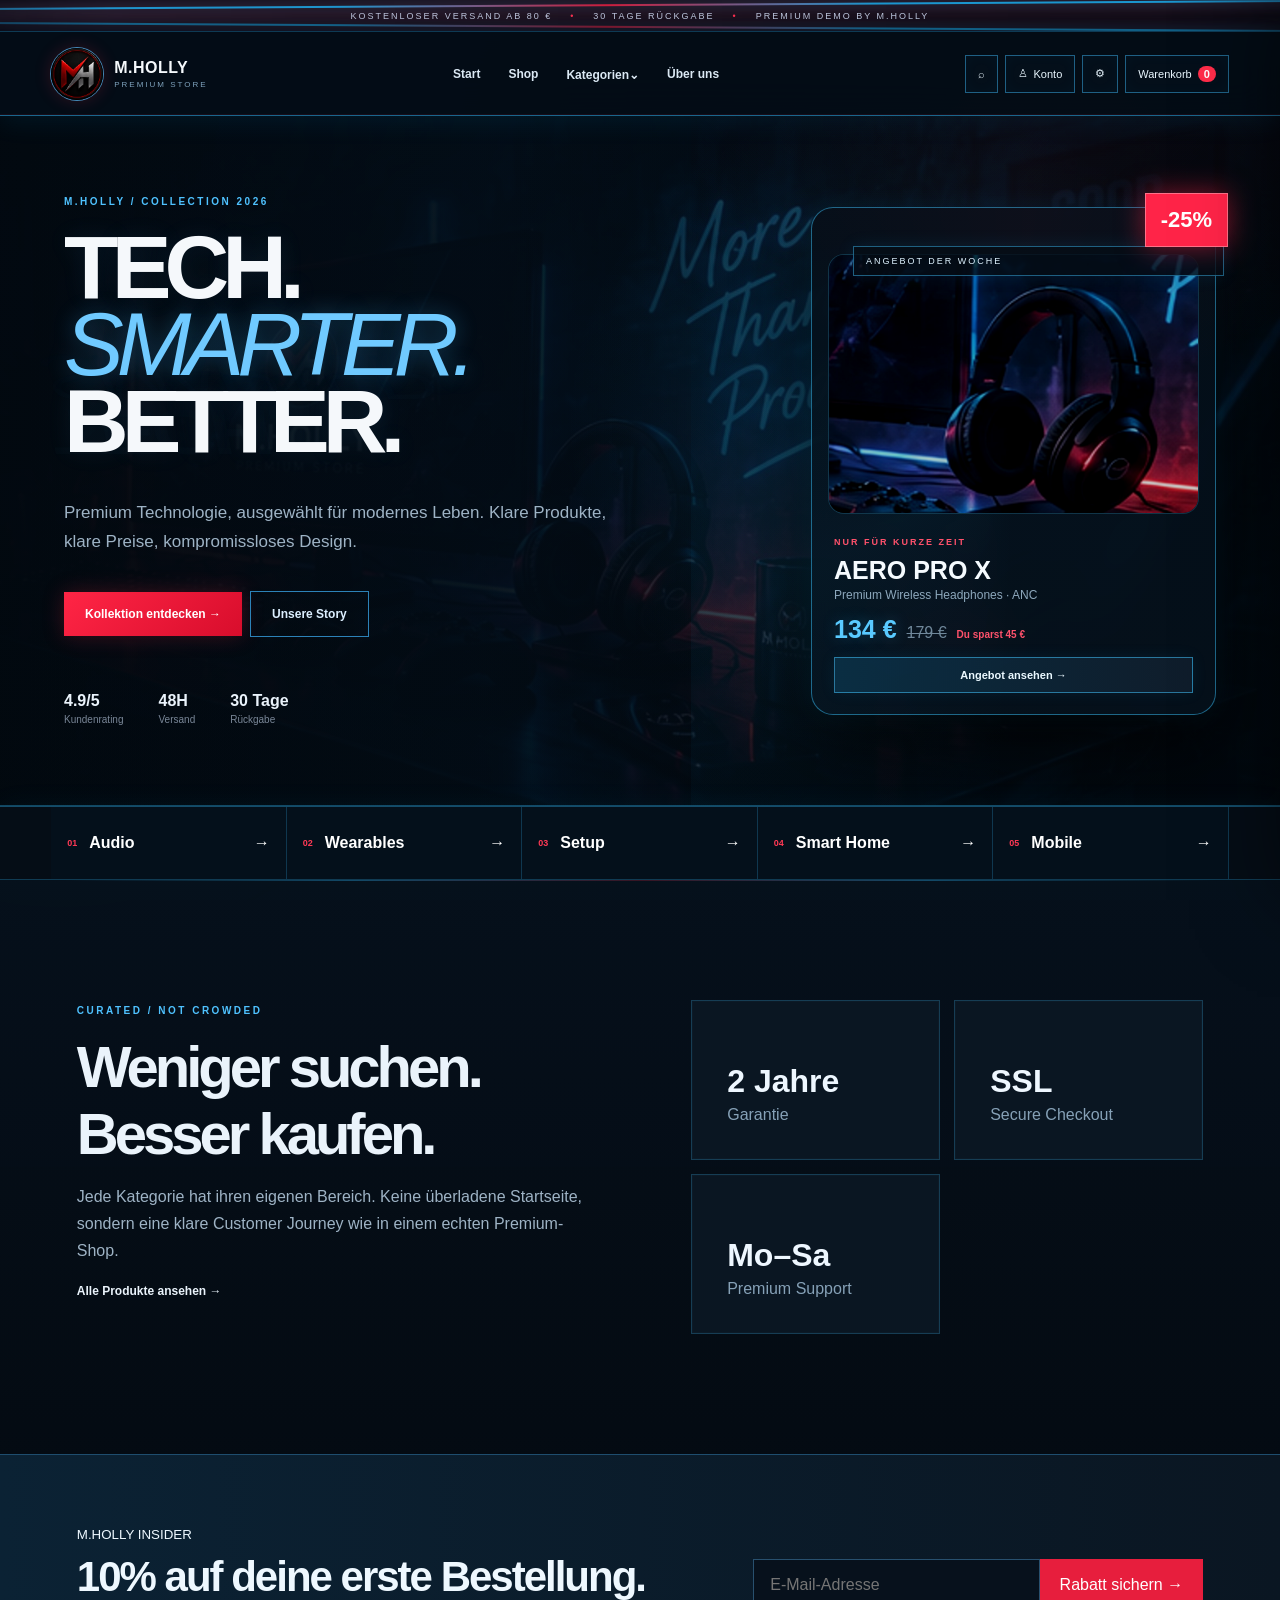
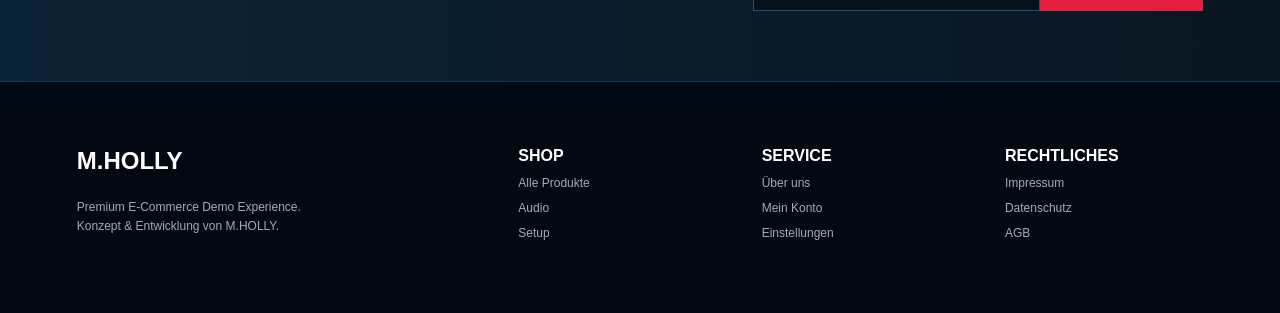
<file: index.html>
<!doctype html><html lang="de"><head><meta charset="utf-8"><meta name="viewport" content="width=device-width,initial-scale=1"><title>Start | M.HOLLY Store</title><meta name="description" content="Premium Demo Onlineshop von M.HOLLY"><link rel="stylesheet" href="styles.css"></head><body><div class="topbar">KOSTENLOSER VERSAND AB 80 € <span>•</span> 30 TAGE RÜCKGABE <span>•</span> PREMIUM DEMO BY M.HOLLY</div><header><a class="brand" href="index.html"><img class="brand-logo" src="assets/mholly-logo.png" alt="M.HOLLY Logo"><span><b>M.HOLLY</b><small>PREMIUM STORE</small></span></a><nav><a href="index.html">Start</a><a href="shop.html">Shop</a><div class="drop"><button>Kategorien⌄</button><div><a href="category.html?cat=Audio">Audio</a><a href="category.html?cat=Wearables">Wearables</a><a href="category.html?cat=Setup">Setup</a><a href="category.html?cat=Smart%20Home">Smart Home</a><a href="category.html?cat=Mobile">Mobile</a></div></div><a href="about.html">Über uns</a></nav><div class="tools"><button data-search aria-label="Suche">⌕</button><a href="account.html" aria-label="Konto">♙ <span>Konto</span></a><a href="settings.html" aria-label="Einstellungen">⚙</a><button data-cart>Warenkorb <b data-count>0</b></button></div><button class="hamb">☰</button></header><main><section class="hero"><div class="hero-copy"><div class="kicker">M.HOLLY / COLLECTION 2026</div><div class="hero-title-wrap"><h1>TECH.<br><em>SMARTER.</em><br>BETTER.</h1><div class="hero-title-shadow" aria-hidden="true">TECH.<br><em>SMARTER.</em><br>BETTER.</div></div><p>Premium Technologie, ausgewählt für modernes Leben. Klare Produkte, klare Preise, kompromissloses Design.</p><div><a class="btn" href="shop.html">Kollektion entdecken →</a><a class="ghost" href="about.html">Unsere Story</a></div><div class="hero-stats"><span><b>4.9/5</b><small>Kundenrating</small></span><span><b>48H</b><small>Versand</small></span><span><b>30 Tage</b><small>Rückgabe</small></span></div></div><div class="hero-product promo-card"><div class="sale-badge">-25%</div><div class="glass-label">ANGEBOT DER WOCHE</div><img src="assets/aero-real.jpg" alt="Aero Pro X Kopfhörer"><div class="promo-copy"><small>NUR FÜR KURZE ZEIT</small><h2>AERO PRO X</h2><p>Premium Wireless Headphones · ANC</p><div class="promo-price"><strong>134 €</strong><del>179 €</del><span>Du sparst 45 €</span></div><a class="promo-btn" href="category.html?cat=Audio">Angebot ansehen →</a></div></div></section><section class="catstrip"><a href="category.html?cat=Audio"><b>01</b><span>Audio</span>→</a><a href="category.html?cat=Wearables"><b>02</b><span>Wearables</span>→</a><a href="category.html?cat=Setup"><b>03</b><span>Setup</span>→</a><a href="category.html?cat=Smart%20Home"><b>04</b><span>Smart Home</span>→</a><a href="category.html?cat=Mobile"><b>05</b><span>Mobile</span>→</a></section><section class="home-feature"><div><small>CURATED / NOT CROWDED</small><h2>Weniger suchen.<br>Besser kaufen.</h2><p>Jede Kategorie hat ihren eigenen Bereich. Keine überladene Startseite, sondern eine klare Customer Journey wie in einem echten Premium-Shop.</p><a class="textlink" href="shop.html">Alle Produkte ansehen →</a></div><div class="feature-cards"><article><b>2 Jahre</b><span>Garantie</span></article><article><b>SSL</b><span>Secure Checkout</span></article><article><b>Mo–Sa</b><span>Premium Support</span></article></div></section></main><section class="newsletter"><div><small>M.HOLLY INSIDER</small><h2>10% auf deine erste Bestellung.</h2></div><form data-news><input type="email" required placeholder="E-Mail-Adresse"><button>Rabatt sichern →</button></form></section><footer><div class="footbrand"><b>M.HOLLY</b><p>Premium E-Commerce Demo Experience.<br>Konzept & Entwicklung von M.HOLLY.</p></div><div><b>SHOP</b><a href="shop.html">Alle Produkte</a><a href="category.html?cat=Audio">Audio</a><a href="category.html?cat=Setup">Setup</a></div><div><b>SERVICE</b><a href="about.html">Über uns</a><a href="account.html">Mein Konto</a><a href="settings.html">Einstellungen</a></div><div><b>RECHTLICHES</b><a href="#">Impressum</a><a href="#">Datenschutz</a><a href="#">AGB</a></div></footer><div class="shade" data-shade></div><aside class="cart" data-drawer><div class="drawer-head"><h2>Warenkorb</h2><button data-close>×</button></div><div data-cart-items></div><div class="cart-bottom"><div><span>Gesamt</span><strong data-total>0 €</strong></div><button class="btn wide" data-checkout>Zur Kasse →</button><small>Demo-Shop – keine echte Zahlung.</small></div></aside><div class="modal" data-modal><button data-modal-close>×</button><div data-modal-body></div></div><script src="products.js"></script><script src="script.js"></script></body></html>
</file>
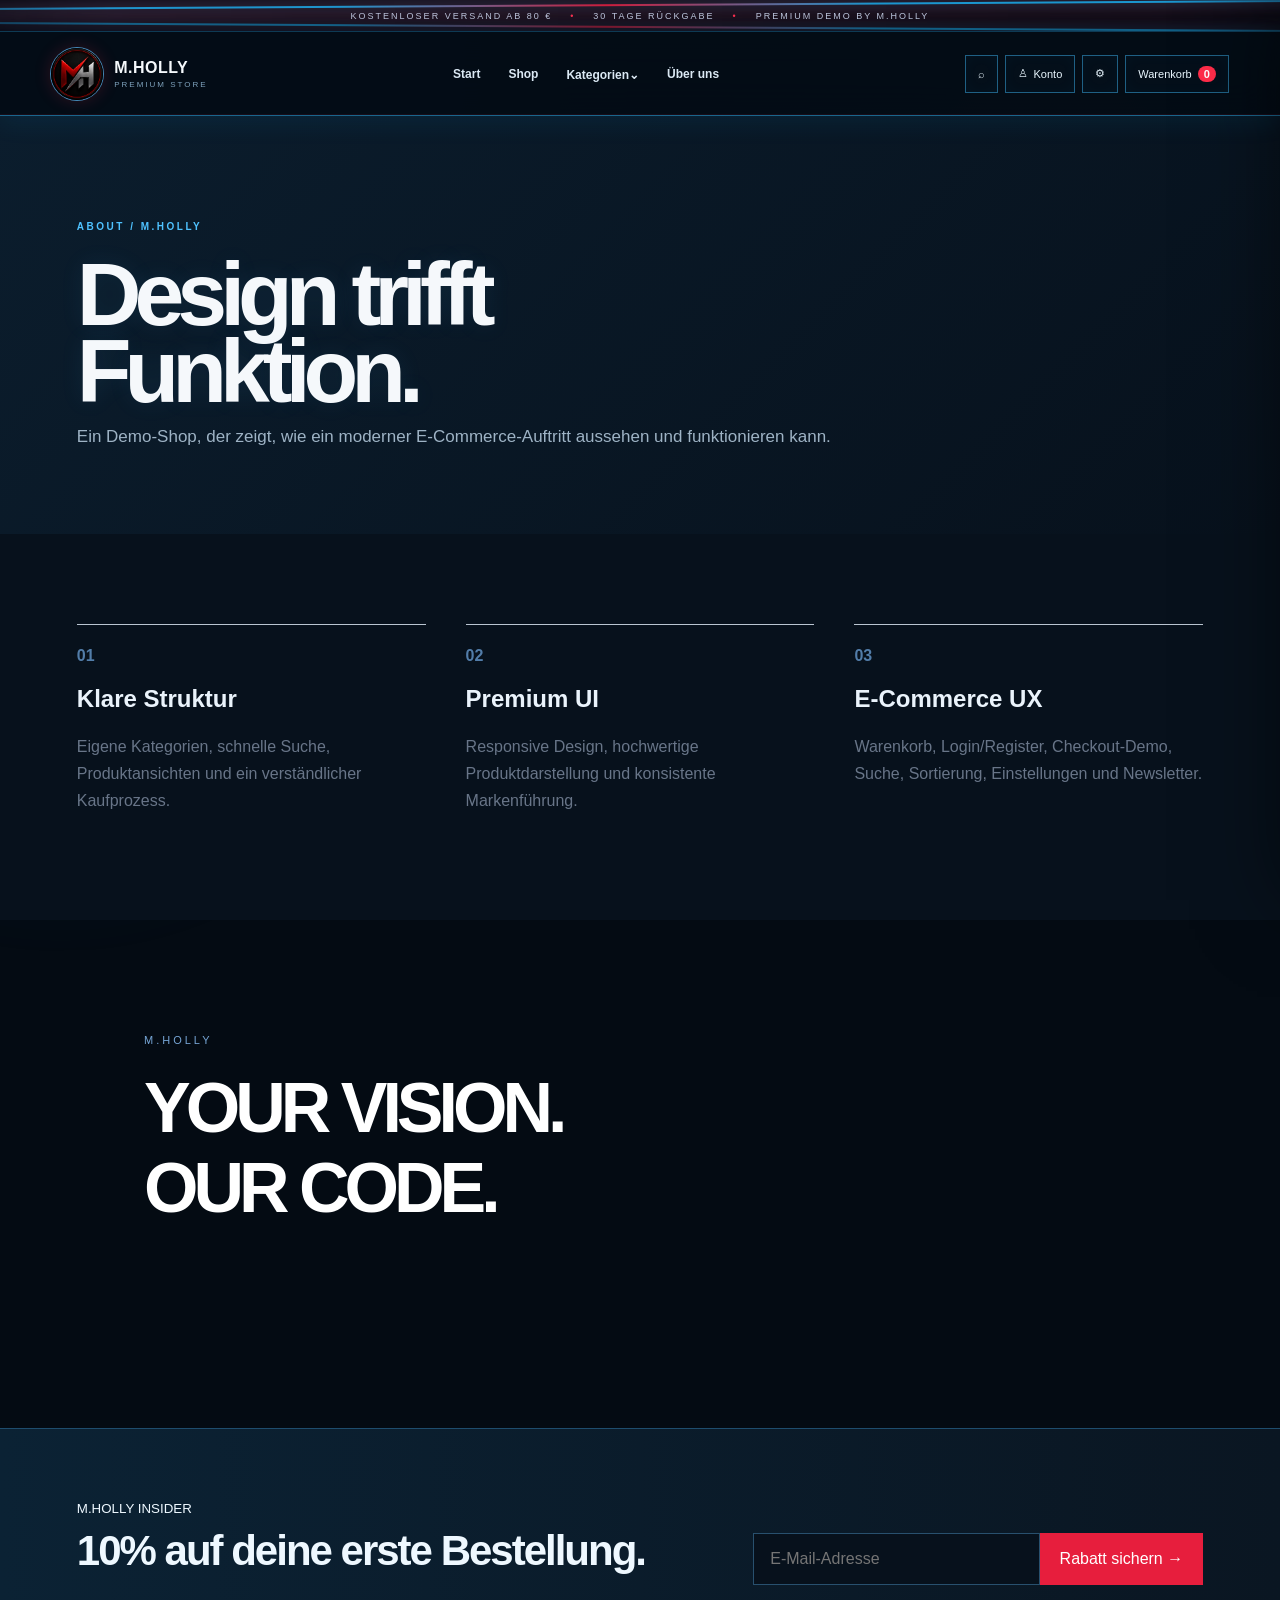
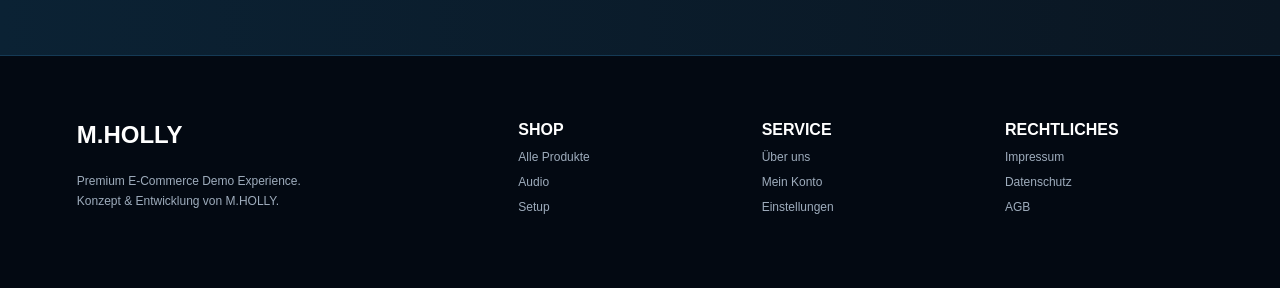
<file: about.html>
<!doctype html><html lang="de"><head><meta charset="utf-8"><meta name="viewport" content="width=device-width,initial-scale=1"><title>Über uns | M.HOLLY Store</title><meta name="description" content="Premium Demo Onlineshop von M.HOLLY"><link rel="stylesheet" href="styles.css"></head><body><div class="topbar">KOSTENLOSER VERSAND AB 80 € <span>•</span> 30 TAGE RÜCKGABE <span>•</span> PREMIUM DEMO BY M.HOLLY</div><header><a class="brand" href="index.html"><img class="brand-logo" src="assets/mholly-logo.png" alt="M.HOLLY Logo"><span><b>M.HOLLY</b><small>PREMIUM STORE</small></span></a><nav><a href="index.html">Start</a><a href="shop.html">Shop</a><div class="drop"><button>Kategorien⌄</button><div><a href="category.html?cat=Audio">Audio</a><a href="category.html?cat=Wearables">Wearables</a><a href="category.html?cat=Setup">Setup</a><a href="category.html?cat=Smart%20Home">Smart Home</a><a href="category.html?cat=Mobile">Mobile</a></div></div><a href="about.html">Über uns</a></nav><div class="tools"><button data-search aria-label="Suche">⌕</button><a href="account.html" aria-label="Konto">♙ <span>Konto</span></a><a href="settings.html" aria-label="Einstellungen">⚙</a><button data-cart>Warenkorb <b data-count>0</b></button></div><button class="hamb">☰</button></header><main><section class="pagehero"><small>ABOUT / M.HOLLY</small><h1>Design trifft<br>Funktion.</h1><p>Ein Demo-Shop, der zeigt, wie ein moderner E-Commerce-Auftritt aussehen und funktionieren kann.</p></section><section class="aboutgrid"><article><b>01</b><h2>Klare Struktur</h2><p>Eigene Kategorien, schnelle Suche, Produktansichten und ein verständlicher Kaufprozess.</p></article><article><b>02</b><h2>Premium UI</h2><p>Responsive Design, hochwertige Produktdarstellung und konsistente Markenführung.</p></article><article><b>03</b><h2>E-Commerce UX</h2><p>Warenkorb, Login/Register, Checkout-Demo, Suche, Sortierung, Einstellungen und Newsletter.</p></article></section><section class="manifest"><span>M.HOLLY</span><h2>YOUR VISION.<br>OUR CODE.</h2></section></main><section class="newsletter"><div><small>M.HOLLY INSIDER</small><h2>10% auf deine erste Bestellung.</h2></div><form data-news><input type="email" required placeholder="E-Mail-Adresse"><button>Rabatt sichern →</button></form></section><footer><div class="footbrand"><b>M.HOLLY</b><p>Premium E-Commerce Demo Experience.<br>Konzept & Entwicklung von M.HOLLY.</p></div><div><b>SHOP</b><a href="shop.html">Alle Produkte</a><a href="category.html?cat=Audio">Audio</a><a href="category.html?cat=Setup">Setup</a></div><div><b>SERVICE</b><a href="about.html">Über uns</a><a href="account.html">Mein Konto</a><a href="settings.html">Einstellungen</a></div><div><b>RECHTLICHES</b><a href="#">Impressum</a><a href="#">Datenschutz</a><a href="#">AGB</a></div></footer><div class="shade" data-shade></div><aside class="cart" data-drawer><div class="drawer-head"><h2>Warenkorb</h2><button data-close>×</button></div><div data-cart-items></div><div class="cart-bottom"><div><span>Gesamt</span><strong data-total>0 €</strong></div><button class="btn wide" data-checkout>Zur Kasse →</button><small>Demo-Shop – keine echte Zahlung.</small></div></aside><div class="modal" data-modal><button data-modal-close>×</button><div data-modal-body></div></div><script src="products.js"></script><script src="script.js"></script></body></html>
</file>
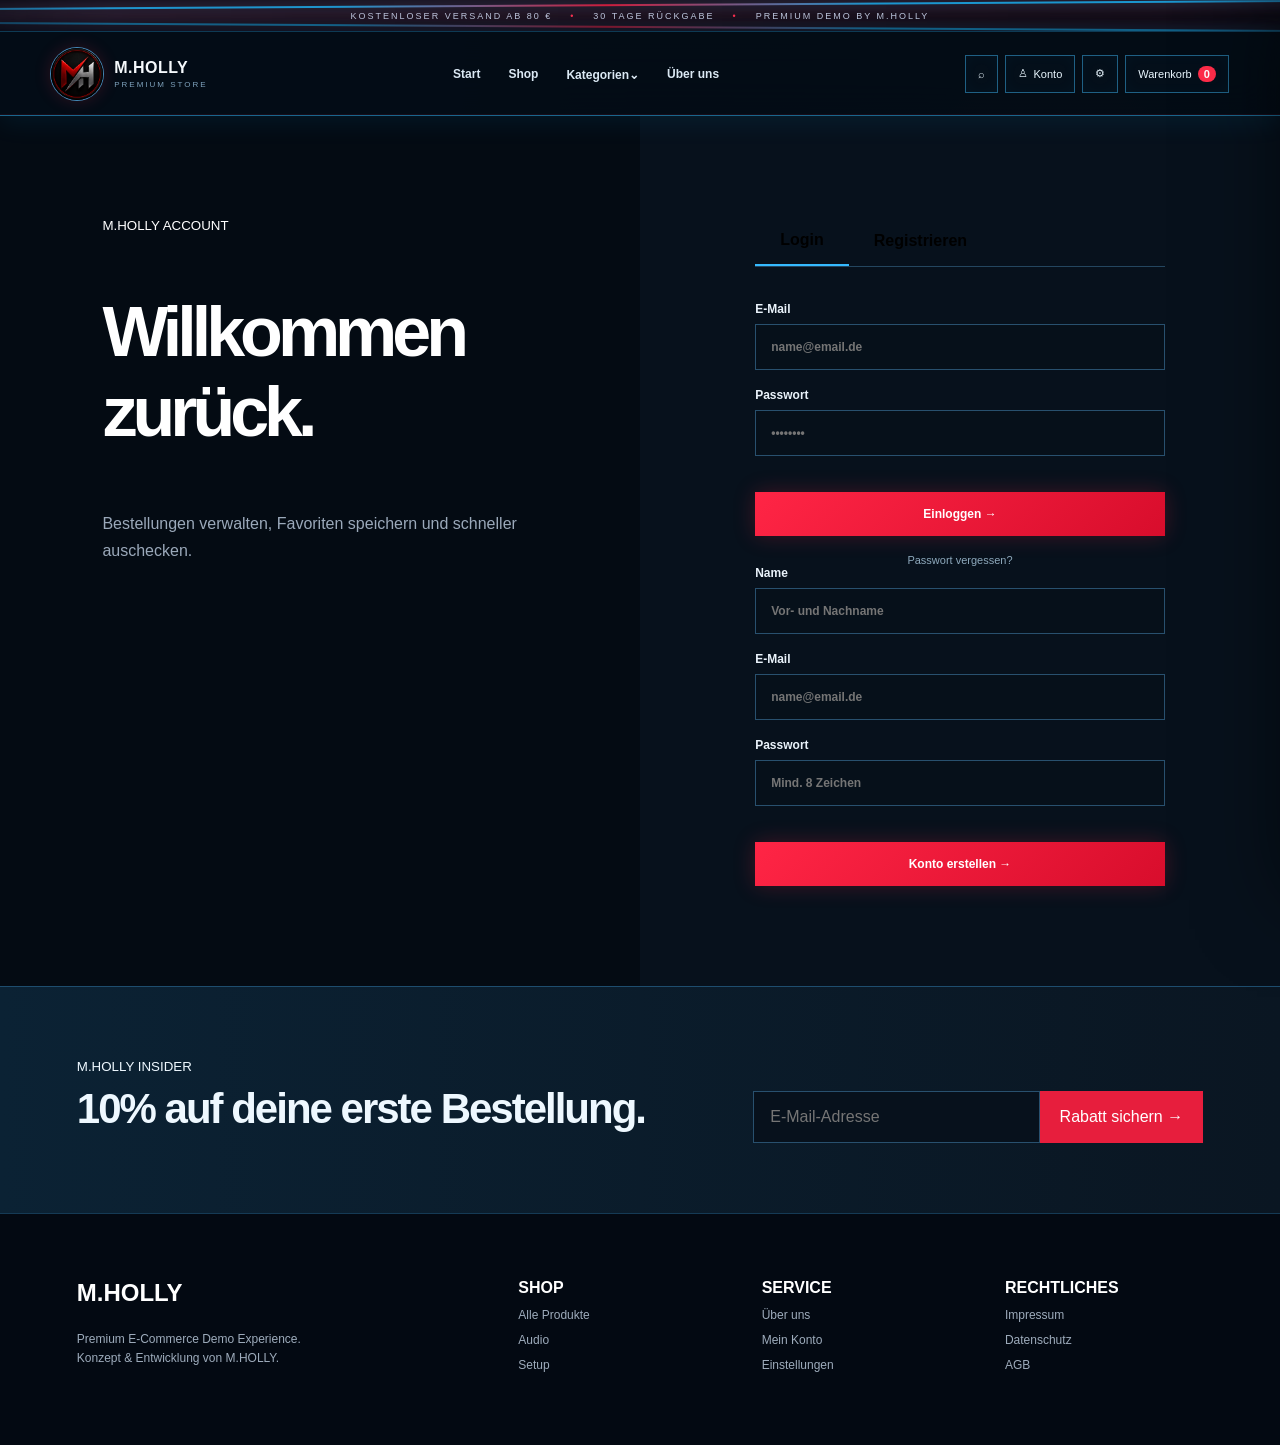
<file: account.html>
<!doctype html><html lang="de"><head><meta charset="utf-8"><meta name="viewport" content="width=device-width,initial-scale=1"><title>Konto | M.HOLLY Store</title><meta name="description" content="Premium Demo Onlineshop von M.HOLLY"><link rel="stylesheet" href="styles.css"></head><body><div class="topbar">KOSTENLOSER VERSAND AB 80 € <span>•</span> 30 TAGE RÜCKGABE <span>•</span> PREMIUM DEMO BY M.HOLLY</div><header><a class="brand" href="index.html"><img class="brand-logo" src="assets/mholly-logo.png" alt="M.HOLLY Logo"><span><b>M.HOLLY</b><small>PREMIUM STORE</small></span></a><nav><a href="index.html">Start</a><a href="shop.html">Shop</a><div class="drop"><button>Kategorien⌄</button><div><a href="category.html?cat=Audio">Audio</a><a href="category.html?cat=Wearables">Wearables</a><a href="category.html?cat=Setup">Setup</a><a href="category.html?cat=Smart%20Home">Smart Home</a><a href="category.html?cat=Mobile">Mobile</a></div></div><a href="about.html">Über uns</a></nav><div class="tools"><button data-search aria-label="Suche">⌕</button><a href="account.html" aria-label="Konto">♙ <span>Konto</span></a><a href="settings.html" aria-label="Einstellungen">⚙</a><button data-cart>Warenkorb <b data-count>0</b></button></div><button class="hamb">☰</button></header><main><section class="account-wrap"><div class="account-side"><small>M.HOLLY ACCOUNT</small><h1>Willkommen<br>zurück.</h1><p>Bestellungen verwalten, Favoriten speichern und schneller auschecken.</p></div><div class="account-card"><div class="tabs"><button class="active" data-tab="login">Login</button><button data-tab="register">Registrieren</button></div><form data-login><label>E-Mail<input type="email" required placeholder="name@email.de"></label><label>Passwort<input type="password" required placeholder="••••••••"></label><button class="btn wide">Einloggen →</button><a href="#">Passwort vergessen?</a></form><form data-register hidden><label>Name<input required placeholder="Vor- und Nachname"></label><label>E-Mail<input type="email" required placeholder="name@email.de"></label><label>Passwort<input type="password" required placeholder="Mind. 8 Zeichen"></label><button class="btn wide">Konto erstellen →</button></form></div></section></main><section class="newsletter"><div><small>M.HOLLY INSIDER</small><h2>10% auf deine erste Bestellung.</h2></div><form data-news><input type="email" required placeholder="E-Mail-Adresse"><button>Rabatt sichern →</button></form></section><footer><div class="footbrand"><b>M.HOLLY</b><p>Premium E-Commerce Demo Experience.<br>Konzept & Entwicklung von M.HOLLY.</p></div><div><b>SHOP</b><a href="shop.html">Alle Produkte</a><a href="category.html?cat=Audio">Audio</a><a href="category.html?cat=Setup">Setup</a></div><div><b>SERVICE</b><a href="about.html">Über uns</a><a href="account.html">Mein Konto</a><a href="settings.html">Einstellungen</a></div><div><b>RECHTLICHES</b><a href="#">Impressum</a><a href="#">Datenschutz</a><a href="#">AGB</a></div></footer><div class="shade" data-shade></div><aside class="cart" data-drawer><div class="drawer-head"><h2>Warenkorb</h2><button data-close>×</button></div><div data-cart-items></div><div class="cart-bottom"><div><span>Gesamt</span><strong data-total>0 €</strong></div><button class="btn wide" data-checkout>Zur Kasse →</button><small>Demo-Shop – keine echte Zahlung.</small></div></aside><div class="modal" data-modal><button data-modal-close>×</button><div data-modal-body></div></div><script src="products.js"></script><script src="script.js"></script></body></html>
</file>
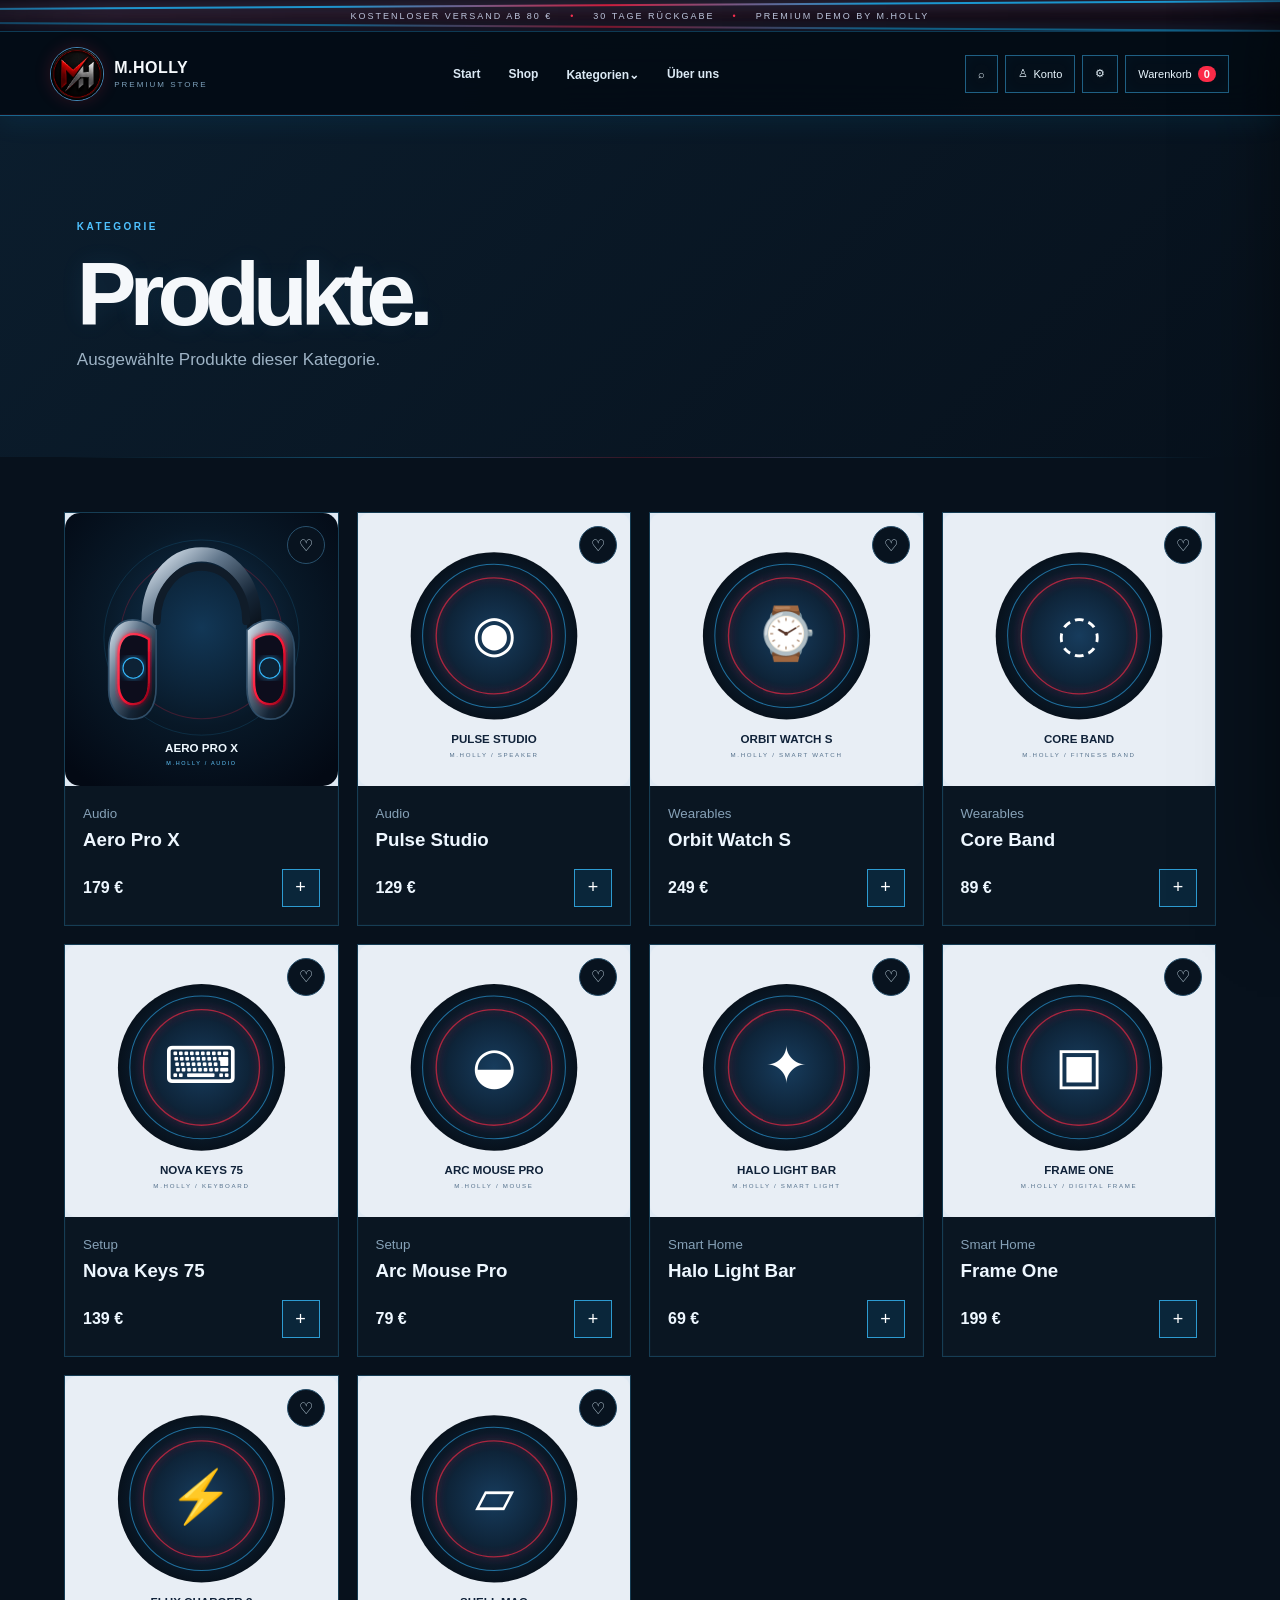
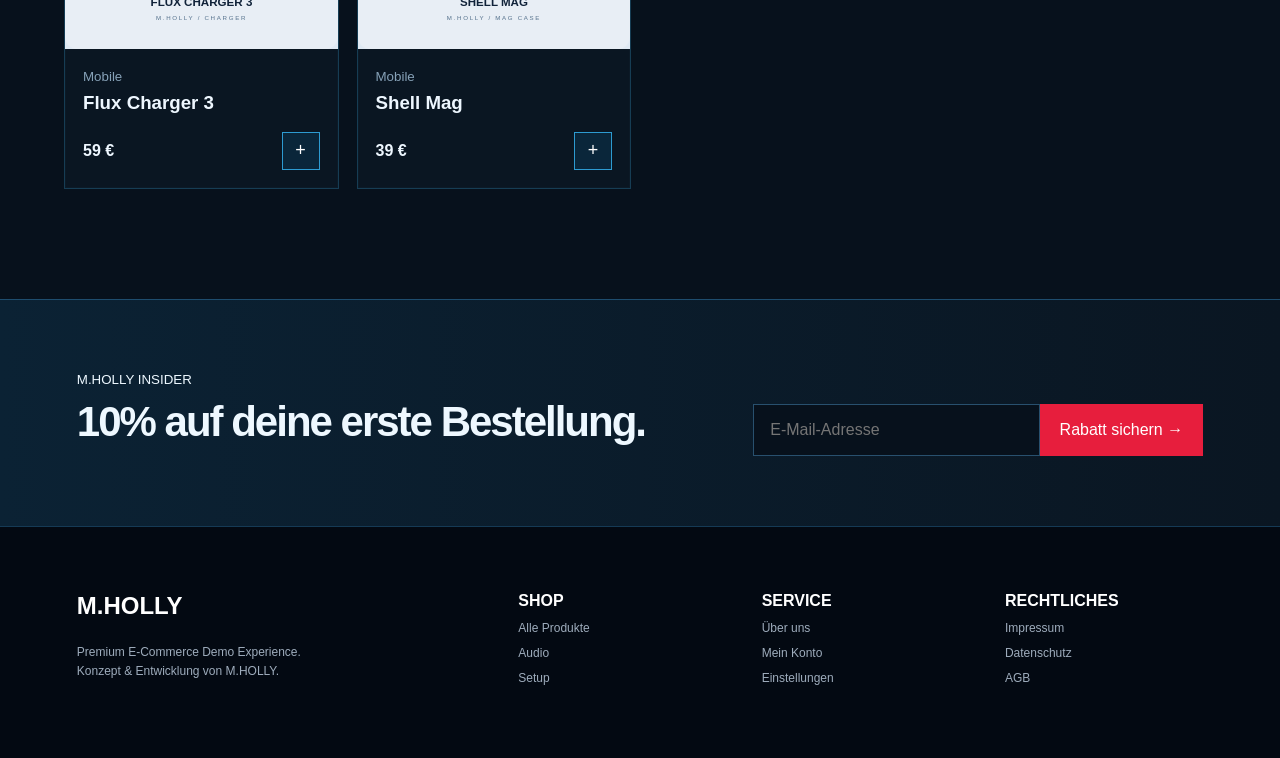
<file: category.html>
<!doctype html><html lang="de"><head><meta charset="utf-8"><meta name="viewport" content="width=device-width,initial-scale=1"><title>Kategorie | M.HOLLY Store</title><meta name="description" content="Premium Demo Onlineshop von M.HOLLY"><link rel="stylesheet" href="styles.css"></head><body><div class="topbar">KOSTENLOSER VERSAND AB 80 € <span>•</span> 30 TAGE RÜCKGABE <span>•</span> PREMIUM DEMO BY M.HOLLY</div><header><a class="brand" href="index.html"><img class="brand-logo" src="assets/mholly-logo.png" alt="M.HOLLY Logo"><span><b>M.HOLLY</b><small>PREMIUM STORE</small></span></a><nav><a href="index.html">Start</a><a href="shop.html">Shop</a><div class="drop"><button>Kategorien⌄</button><div><a href="category.html?cat=Audio">Audio</a><a href="category.html?cat=Wearables">Wearables</a><a href="category.html?cat=Setup">Setup</a><a href="category.html?cat=Smart%20Home">Smart Home</a><a href="category.html?cat=Mobile">Mobile</a></div></div><a href="about.html">Über uns</a></nav><div class="tools"><button data-search aria-label="Suche">⌕</button><a href="account.html" aria-label="Konto">♙ <span>Konto</span></a><a href="settings.html" aria-label="Einstellungen">⚙</a><button data-cart>Warenkorb <b data-count>0</b></button></div><button class="hamb">☰</button></header><main><section class="pagehero categoryhero"><small>KATEGORIE</small><h1 data-cat-title>Produkte.</h1><p data-cat-desc>Ausgewählte Produkte dieser Kategorie.</p></section><section class="product-grid catgrid" data-grid></section></main><section class="newsletter"><div><small>M.HOLLY INSIDER</small><h2>10% auf deine erste Bestellung.</h2></div><form data-news><input type="email" required placeholder="E-Mail-Adresse"><button>Rabatt sichern →</button></form></section><footer><div class="footbrand"><b>M.HOLLY</b><p>Premium E-Commerce Demo Experience.<br>Konzept & Entwicklung von M.HOLLY.</p></div><div><b>SHOP</b><a href="shop.html">Alle Produkte</a><a href="category.html?cat=Audio">Audio</a><a href="category.html?cat=Setup">Setup</a></div><div><b>SERVICE</b><a href="about.html">Über uns</a><a href="account.html">Mein Konto</a><a href="settings.html">Einstellungen</a></div><div><b>RECHTLICHES</b><a href="#">Impressum</a><a href="#">Datenschutz</a><a href="#">AGB</a></div></footer><div class="shade" data-shade></div><aside class="cart" data-drawer><div class="drawer-head"><h2>Warenkorb</h2><button data-close>×</button></div><div data-cart-items></div><div class="cart-bottom"><div><span>Gesamt</span><strong data-total>0 €</strong></div><button class="btn wide" data-checkout>Zur Kasse →</button><small>Demo-Shop – keine echte Zahlung.</small></div></aside><div class="modal" data-modal><button data-modal-close>×</button><div data-modal-body></div></div><script src="products.js"></script><script src="script.js"></script></body></html>
</file>
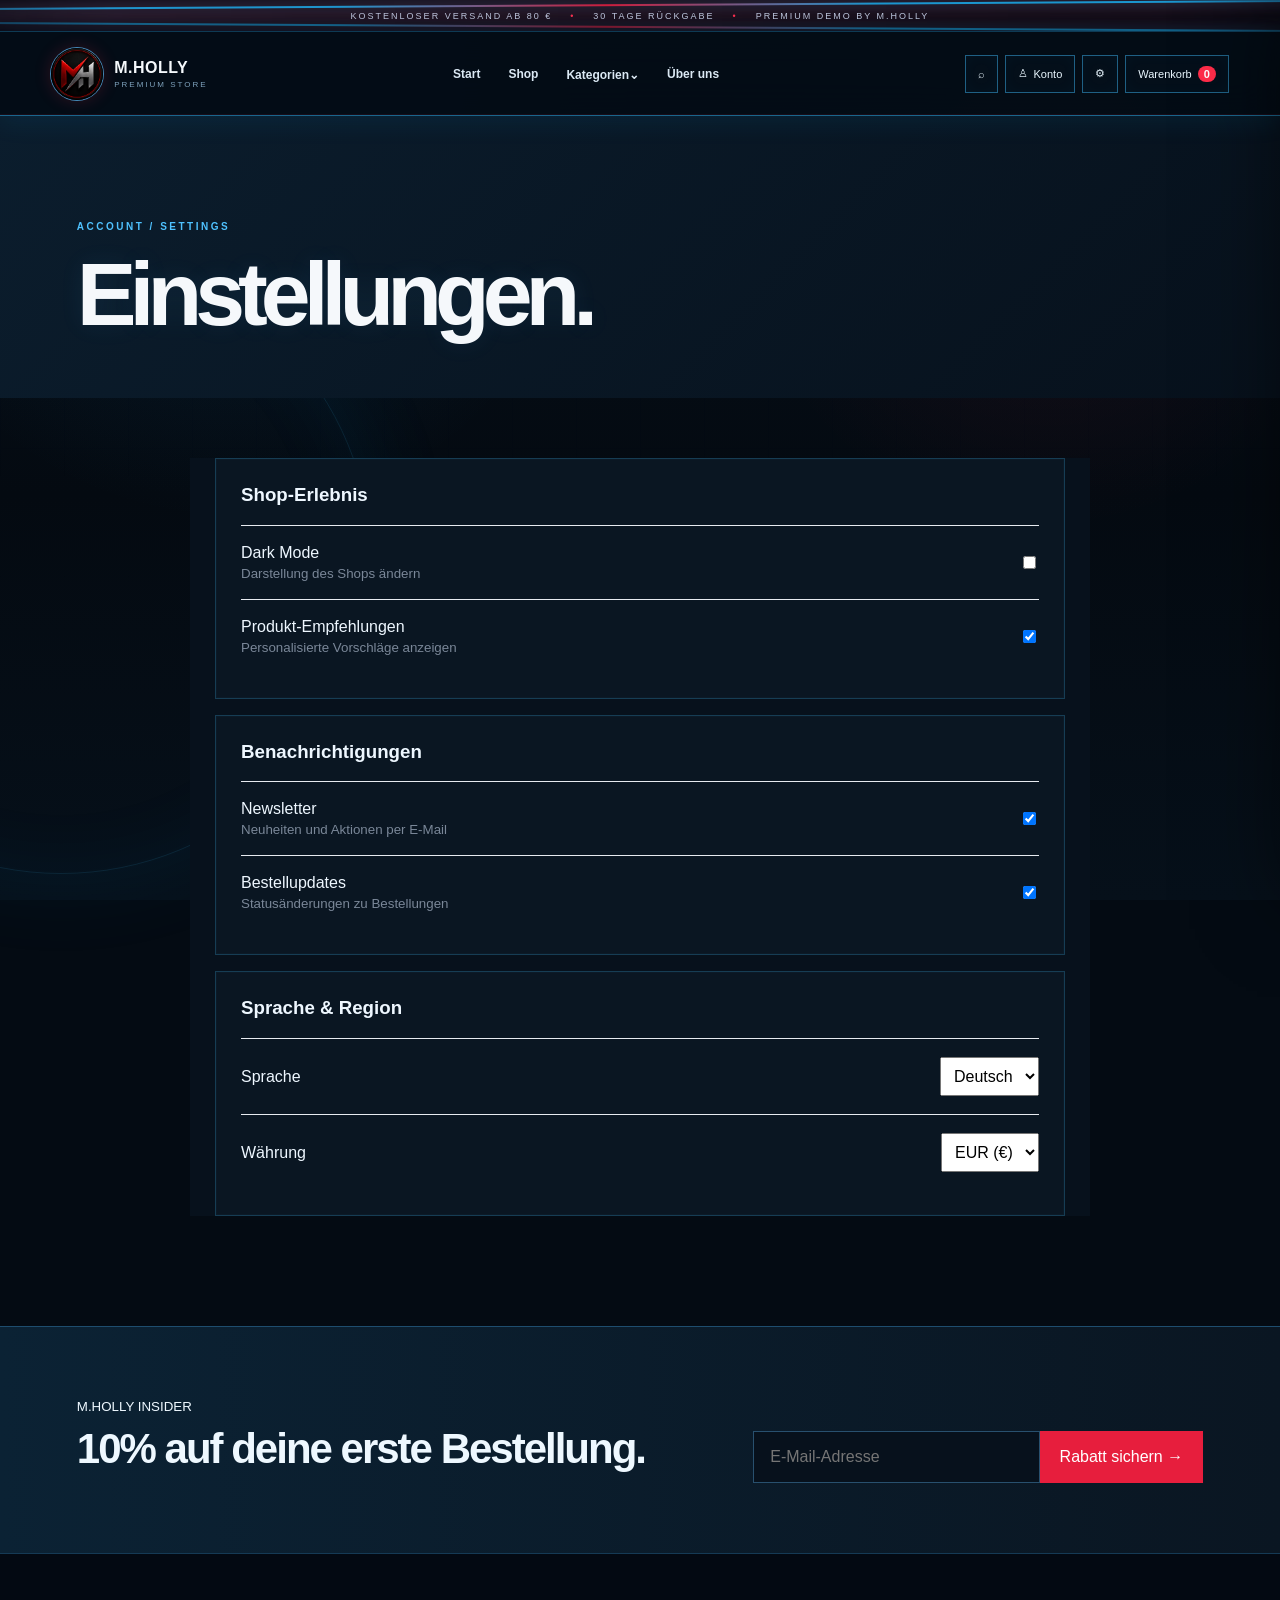
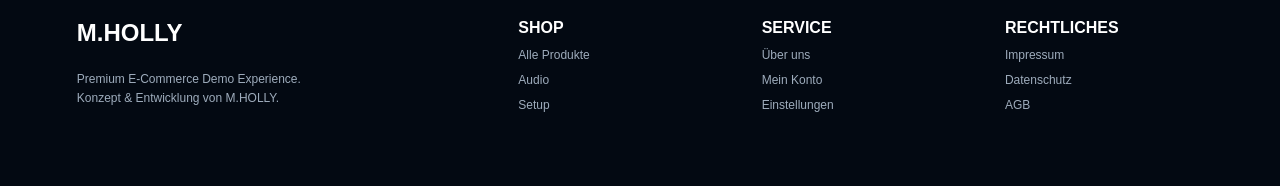
<file: settings.html>
<!doctype html><html lang="de"><head><meta charset="utf-8"><meta name="viewport" content="width=device-width,initial-scale=1"><title>Einstellungen | M.HOLLY Store</title><meta name="description" content="Premium Demo Onlineshop von M.HOLLY"><link rel="stylesheet" href="styles.css"></head><body><div class="topbar">KOSTENLOSER VERSAND AB 80 € <span>•</span> 30 TAGE RÜCKGABE <span>•</span> PREMIUM DEMO BY M.HOLLY</div><header><a class="brand" href="index.html"><img class="brand-logo" src="assets/mholly-logo.png" alt="M.HOLLY Logo"><span><b>M.HOLLY</b><small>PREMIUM STORE</small></span></a><nav><a href="index.html">Start</a><a href="shop.html">Shop</a><div class="drop"><button>Kategorien⌄</button><div><a href="category.html?cat=Audio">Audio</a><a href="category.html?cat=Wearables">Wearables</a><a href="category.html?cat=Setup">Setup</a><a href="category.html?cat=Smart%20Home">Smart Home</a><a href="category.html?cat=Mobile">Mobile</a></div></div><a href="about.html">Über uns</a></nav><div class="tools"><button data-search aria-label="Suche">⌕</button><a href="account.html" aria-label="Konto">♙ <span>Konto</span></a><a href="settings.html" aria-label="Einstellungen">⚙</a><button data-cart>Warenkorb <b data-count>0</b></button></div><button class="hamb">☰</button></header><main><section class="pagehero smallhero"><small>ACCOUNT / SETTINGS</small><h1>Einstellungen.</h1></section><section class="settings"><div><h3>Shop-Erlebnis</h3><label><span>Dark Mode<small>Darstellung des Shops ändern</small></span><input type="checkbox" data-dark></label><label><span>Produkt-Empfehlungen<small>Personalisierte Vorschläge anzeigen</small></span><input type="checkbox" checked></label></div><div><h3>Benachrichtigungen</h3><label><span>Newsletter<small>Neuheiten und Aktionen per E-Mail</small></span><input type="checkbox" checked></label><label><span>Bestellupdates<small>Statusänderungen zu Bestellungen</small></span><input type="checkbox" checked></label></div><div><h3>Sprache & Region</h3><label class="selectrow"><span>Sprache</span><select><option>Deutsch</option><option>English</option></select></label><label class="selectrow"><span>Währung</span><select><option>EUR (€)</option></select></label></div></section></main><section class="newsletter"><div><small>M.HOLLY INSIDER</small><h2>10% auf deine erste Bestellung.</h2></div><form data-news><input type="email" required placeholder="E-Mail-Adresse"><button>Rabatt sichern →</button></form></section><footer><div class="footbrand"><b>M.HOLLY</b><p>Premium E-Commerce Demo Experience.<br>Konzept & Entwicklung von M.HOLLY.</p></div><div><b>SHOP</b><a href="shop.html">Alle Produkte</a><a href="category.html?cat=Audio">Audio</a><a href="category.html?cat=Setup">Setup</a></div><div><b>SERVICE</b><a href="about.html">Über uns</a><a href="account.html">Mein Konto</a><a href="settings.html">Einstellungen</a></div><div><b>RECHTLICHES</b><a href="#">Impressum</a><a href="#">Datenschutz</a><a href="#">AGB</a></div></footer><div class="shade" data-shade></div><aside class="cart" data-drawer><div class="drawer-head"><h2>Warenkorb</h2><button data-close>×</button></div><div data-cart-items></div><div class="cart-bottom"><div><span>Gesamt</span><strong data-total>0 €</strong></div><button class="btn wide" data-checkout>Zur Kasse →</button><small>Demo-Shop – keine echte Zahlung.</small></div></aside><div class="modal" data-modal><button data-modal-close>×</button><div data-modal-body></div></div><script src="products.js"></script><script src="script.js"></script></body></html>
</file>
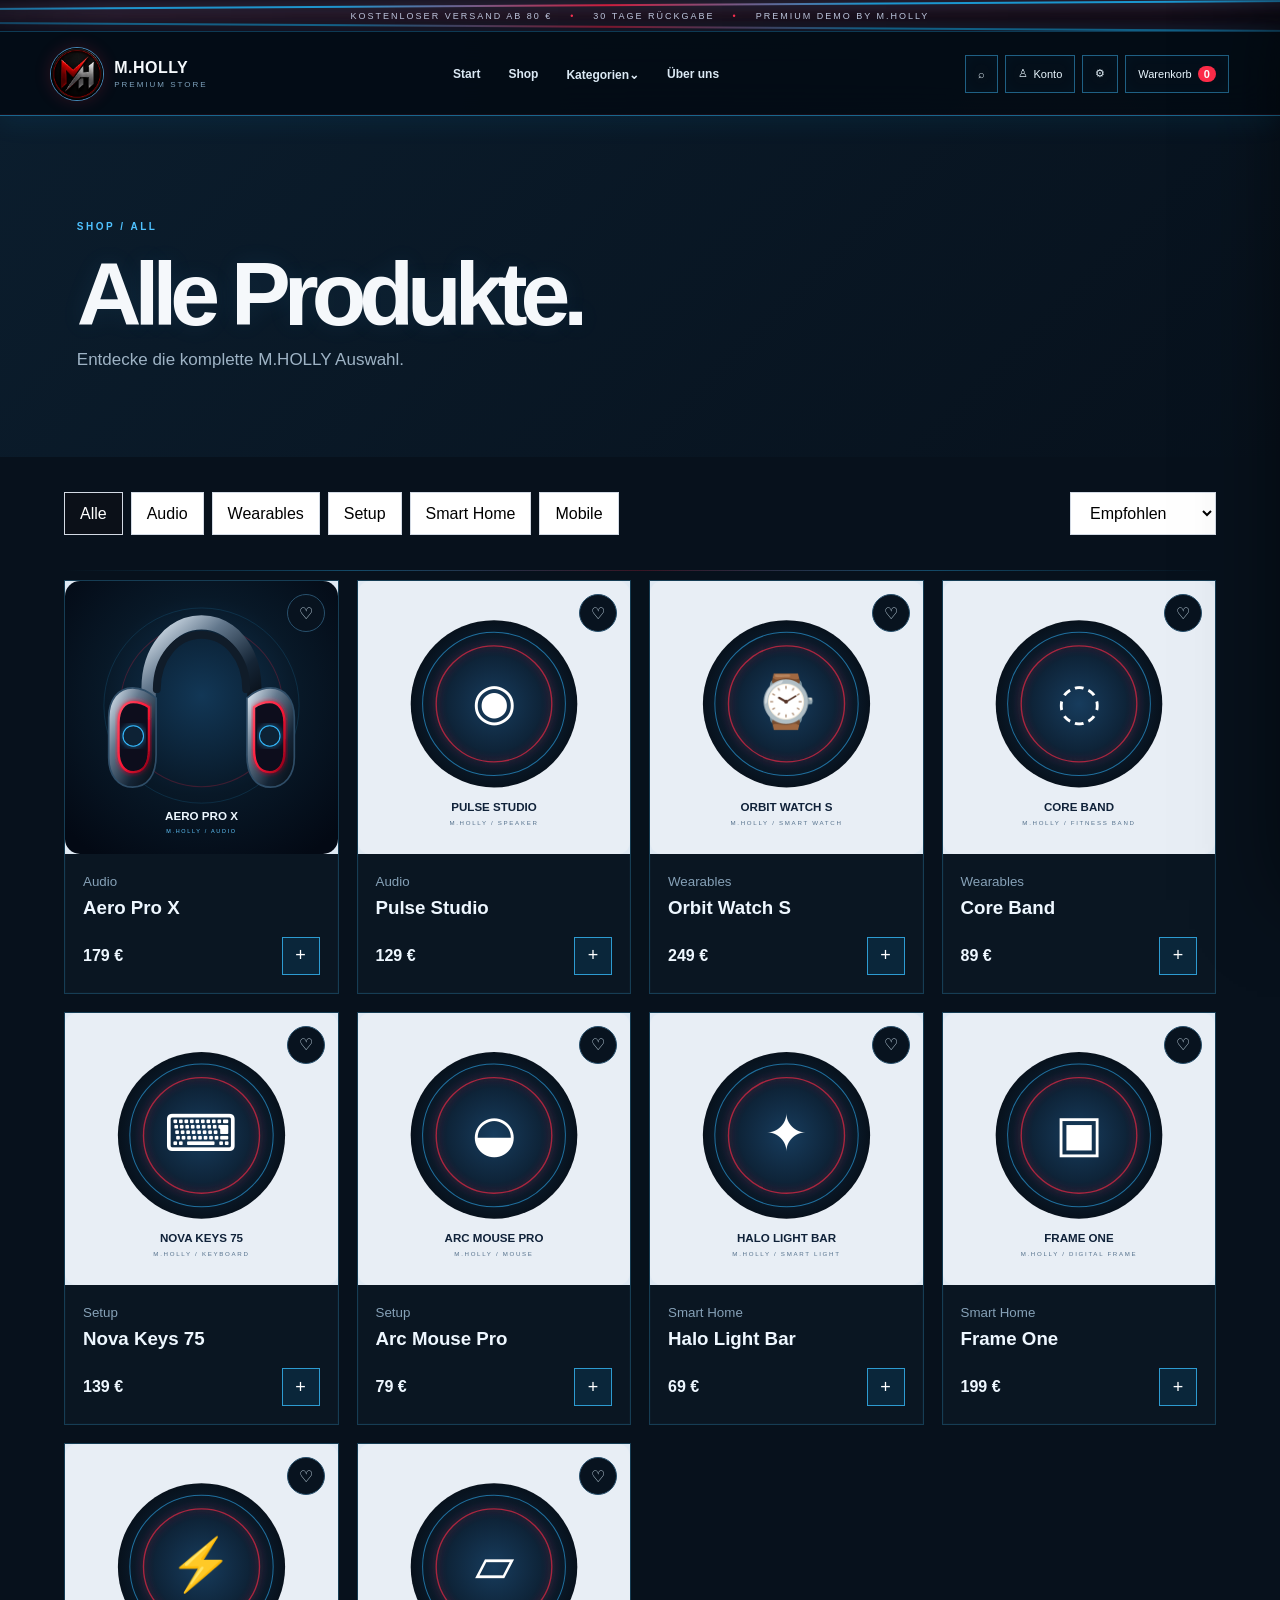
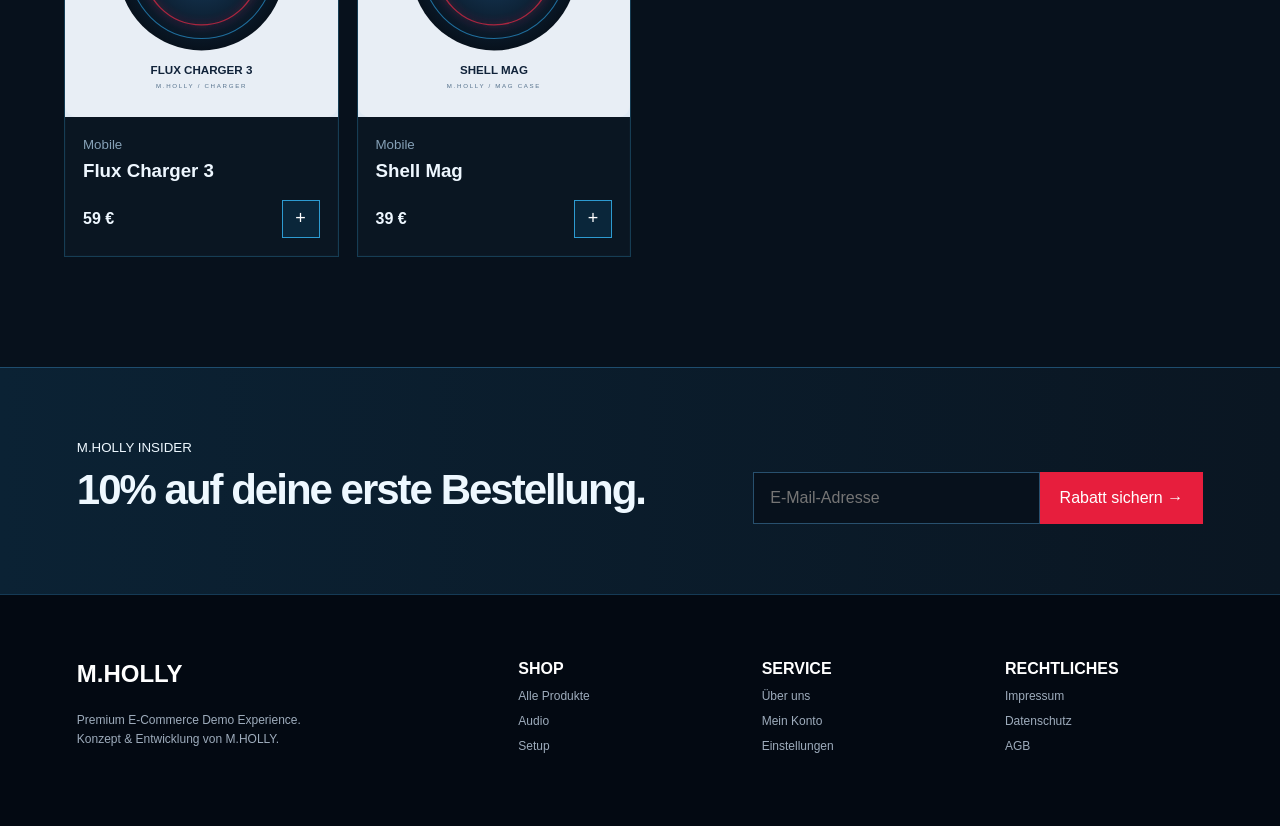
<file: shop.html>
<!doctype html><html lang="de"><head><meta charset="utf-8"><meta name="viewport" content="width=device-width,initial-scale=1"><title>Shop | M.HOLLY Store</title><meta name="description" content="Premium Demo Onlineshop von M.HOLLY"><link rel="stylesheet" href="styles.css"></head><body><div class="topbar">KOSTENLOSER VERSAND AB 80 € <span>•</span> 30 TAGE RÜCKGABE <span>•</span> PREMIUM DEMO BY M.HOLLY</div><header><a class="brand" href="index.html"><img class="brand-logo" src="assets/mholly-logo.png" alt="M.HOLLY Logo"><span><b>M.HOLLY</b><small>PREMIUM STORE</small></span></a><nav><a href="index.html">Start</a><a href="shop.html">Shop</a><div class="drop"><button>Kategorien⌄</button><div><a href="category.html?cat=Audio">Audio</a><a href="category.html?cat=Wearables">Wearables</a><a href="category.html?cat=Setup">Setup</a><a href="category.html?cat=Smart%20Home">Smart Home</a><a href="category.html?cat=Mobile">Mobile</a></div></div><a href="about.html">Über uns</a></nav><div class="tools"><button data-search aria-label="Suche">⌕</button><a href="account.html" aria-label="Konto">♙ <span>Konto</span></a><a href="settings.html" aria-label="Einstellungen">⚙</a><button data-cart>Warenkorb <b data-count>0</b></button></div><button class="hamb">☰</button></header><main><section class="pagehero"><small>SHOP / ALL</small><h1>Alle Produkte.</h1><p>Entdecke die komplette M.HOLLY Auswahl.</p></section><section class="shopbar"><div class="filters"><button class="active" data-filter="Alle">Alle</button><button data-filter="Audio">Audio</button><button data-filter="Wearables">Wearables</button><button data-filter="Setup">Setup</button><button data-filter="Smart Home">Smart Home</button><button data-filter="Mobile">Mobile</button></div><select data-sort><option value="featured">Empfohlen</option><option value="low">Preis: niedrig</option><option value="high">Preis: hoch</option></select></section><section class="product-grid" data-grid></section></main><section class="newsletter"><div><small>M.HOLLY INSIDER</small><h2>10% auf deine erste Bestellung.</h2></div><form data-news><input type="email" required placeholder="E-Mail-Adresse"><button>Rabatt sichern →</button></form></section><footer><div class="footbrand"><b>M.HOLLY</b><p>Premium E-Commerce Demo Experience.<br>Konzept & Entwicklung von M.HOLLY.</p></div><div><b>SHOP</b><a href="shop.html">Alle Produkte</a><a href="category.html?cat=Audio">Audio</a><a href="category.html?cat=Setup">Setup</a></div><div><b>SERVICE</b><a href="about.html">Über uns</a><a href="account.html">Mein Konto</a><a href="settings.html">Einstellungen</a></div><div><b>RECHTLICHES</b><a href="#">Impressum</a><a href="#">Datenschutz</a><a href="#">AGB</a></div></footer><div class="shade" data-shade></div><aside class="cart" data-drawer><div class="drawer-head"><h2>Warenkorb</h2><button data-close>×</button></div><div data-cart-items></div><div class="cart-bottom"><div><span>Gesamt</span><strong data-total>0 €</strong></div><button class="btn wide" data-checkout>Zur Kasse →</button><small>Demo-Shop – keine echte Zahlung.</small></div></aside><div class="modal" data-modal><button data-modal-close>×</button><div data-modal-body></div></div><script src="products.js"></script><script src="script.js"></script></body></html>
</file>
<file: styles.css>
*{box-sizing:border-box}html{scroll-behavior:smooth}body{margin:0;background:#f6f7f9;color:#0b1018;font-family:Inter,Arial,sans-serif}body.dark{background:#0b1018;color:#f5f7fa}a{text-decoration:none;color:inherit}button,input,select{font:inherit}.topbar{height:32px;background:#07101c;color:#cdd7e5;display:flex;align-items:center;justify-content:center;gap:18px;font-size:9px;letter-spacing:2px}.topbar span{color:#58a6ff}header{height:84px;padding:0 4vw;display:flex;align-items:center;justify-content:space-between;background:rgba(255,255,255,.92);border-bottom:1px solid #dce2ea;position:sticky;top:0;z-index:30;backdrop-filter:blur(18px)}.brand{display:flex;align-items:center;gap:11px}.mh{width:43px;height:43px;border-radius:12px;background:#0b1018;color:white;display:grid;place-items:center;font-weight:900;letter-spacing:-2px;box-shadow:inset 0 0 0 1px #26364d}.brand b{display:block;letter-spacing:.5px}.brand small{display:block;font-size:8px;letter-spacing:2px;color:#738096;margin-top:3px}nav{display:flex;gap:28px;align-items:center}nav>a,.drop>button{font-size:12px;font-weight:700;border:0;background:none;cursor:pointer}.drop{position:relative}.drop>div{display:none;position:absolute;top:25px;left:-25px;background:white;border:1px solid #dce2ea;padding:12px;width:180px;box-shadow:0 20px 50px #14203322}.drop:hover>div{display:grid}.drop a{padding:10px;font-size:12px}.drop a:hover{background:#eef3f8}.tools{display:flex;align-items:center;gap:7px}.tools button,.tools>a{height:38px;border:1px solid #d3dae4;background:white;padding:0 12px;display:flex;align-items:center;gap:6px;font-size:11px;cursor:pointer}.tools b{background:#0b1018;color:white;border-radius:20px;padding:2px 6px}.hamb{display:none}.hero{min-height:690px;padding:70px 5vw;display:grid;grid-template-columns:1fr 1fr;gap:5vw;background:linear-gradient(120deg,#f8fafc,#edf2f7)}.hero-copy{align-self:center}.kicker,.pagehero small,.home-feature small{font-size:10px;font-weight:800;letter-spacing:2.5px;color:#50749b}.hero h1,.pagehero h1{font-size:clamp(62px,7vw,108px);line-height:.86;letter-spacing:-7px;margin:22px 0;font-weight:900}.hero h1 em{font-weight:300;color:#41688f}.hero-copy>p{max-width:570px;color:#586579;font-size:17px;line-height:1.7}.btn,.ghost{display:inline-block;margin-top:18px;padding:15px 21px;font-size:12px;font-weight:800;border:0;cursor:pointer}.btn{background:#0b1018;color:white}.ghost{border:1px solid #aeb9c7;margin-left:8px}.hero-stats{display:flex;gap:35px;margin-top:55px}.hero-stats span{display:grid}.hero-stats small{color:#7a8798;font-size:10px;margin-top:4px}.hero-product{align-self:center;position:relative;background:#dce5ef;border-radius:28px;padding:35px;box-shadow:0 40px 90px #20365024}.hero-product img{width:100%;display:block}.glass-label{position:absolute;top:22px;left:25px;background:#ffffffb8;padding:9px 12px;font-size:9px;letter-spacing:2px;z-index:2}.hero-product-info{display:flex;justify-content:space-between;align-items:end;margin-top:18px}.hero-product-info span{font-weight:800}.hero-product-info small{display:block;color:#6f7d90;font-weight:400;margin-top:5px}.catstrip{display:grid;grid-template-columns:repeat(5,1fr);background:#0b1018;color:white;padding:0 4vw}.catstrip a{padding:27px 16px;border-right:1px solid #263242;display:grid;grid-template-columns:auto 1fr auto;gap:12px;align-items:center}.catstrip b{font-size:9px;color:#6fa1d5}.catstrip span{font-weight:700}.home-feature{padding:120px 6vw;display:grid;grid-template-columns:1fr 1fr;gap:8vw}.home-feature h2{font-size:58px;letter-spacing:-4px;margin:15px 0}.home-feature p{color:#667386;line-height:1.7;max-width:550px}.textlink{font-weight:800;font-size:12px}.feature-cards{display:grid;grid-template-columns:1fr 1fr;gap:14px}.feature-cards article{background:white;border:1px solid #e0e5eb;padding:35px;min-height:160px;display:flex;flex-direction:column;justify-content:end}.feature-cards b{font-size:32px}.feature-cards span{color:#6c7889;margin-top:6px}.pagehero{padding:100px 6vw 70px;background:#eaf0f6}.pagehero h1{margin-bottom:15px}.pagehero p{color:#667386;font-size:17px}.smallhero{padding-bottom:50px}.shopbar{padding:35px 5vw;display:flex;justify-content:space-between;gap:20px}.filters{display:flex;gap:8px;overflow:auto}.filters button,.shopbar select{border:1px solid #d3dae4;background:white;padding:11px 15px;white-space:nowrap}.filters .active{background:#0b1018;color:white}.product-grid{padding:10px 5vw 110px;display:grid;grid-template-columns:repeat(4,1fr);gap:18px}.catgrid{padding-top:55px}.card{background:white;border:1px solid #e0e5eb;position:relative;transition:.25s}.card:hover{transform:translateY(-4px);box-shadow:0 20px 45px #1b314c14}.card img{width:100%;display:block;background:#edf1f5}.card-info{padding:18px}.card-info small{color:#728095}.card-info h3{margin:7px 0 18px}.price{display:flex;justify-content:space-between;align-items:center}.add{width:38px;height:38px;border:0;background:#0b1018;color:white;font-size:18px;cursor:pointer}.wishlist{position:absolute;right:13px;top:13px;width:38px;height:38px;border-radius:50%;border:0;background:white;z-index:2}.aboutgrid{padding:90px 6vw;display:grid;grid-template-columns:repeat(3,1fr);gap:40px}.aboutgrid article{border-top:1px solid #bac5d1;padding-top:22px}.aboutgrid article>b{color:#527da9}.aboutgrid p{color:#687588;line-height:1.7}.manifest{margin:30px 5vw 100px;background:#0b1018;color:white;padding:80px}.manifest span{letter-spacing:3px;font-size:11px;color:#76a5d5}.manifest h2{font-size:70px;letter-spacing:-5px;margin:20px 0}.account-wrap{min-height:720px;display:grid;grid-template-columns:1fr 1fr}.account-side{background:#0b1018;color:white;padding:100px 8vw}.account-side h1{font-size:70px;letter-spacing:-5px}.account-side p{color:#9ba9ba;line-height:1.7}.account-card{padding:100px 9vw}.tabs{display:flex;border-bottom:1px solid #d8dfe7;margin-bottom:35px}.tabs button{border:0;background:none;padding:15px 25px;font-weight:800}.tabs .active{border-bottom:2px solid #0b1018}.account-card form{display:grid;gap:18px}.account-card label{display:grid;gap:8px;font-size:12px;font-weight:700}.account-card input{padding:15px;border:1px solid #cbd4df;background:white}.account-card form>a{text-align:center;font-size:11px;color:#667386}.wide{width:100%}.settings{max-width:900px;margin:60px auto 110px;padding:0 25px}.settings>div{background:white;border:1px solid #dfe5ec;margin-bottom:16px;padding:25px}.settings h3{margin-top:0}.settings label{padding:18px 0;border-top:1px solid #e7ebf0;display:flex;justify-content:space-between;align-items:center}.settings label small{display:block;color:#7a8798;margin-top:4px}.selectrow select{padding:9px}.newsletter{background:#dce8f4;padding:70px 6vw;display:flex;align-items:end;justify-content:space-between;gap:40px}.newsletter h2{font-size:42px;letter-spacing:-2px;margin:10px 0}.newsletter form{display:flex;min-width:450px}.newsletter input{padding:16px;flex:1;border:1px solid #9facbb;background:white}.newsletter button{background:#0b1018;color:white;border:0;padding:0 20px}footer{background:#07101c;color:#9eacbc;padding:65px 6vw;display:grid;grid-template-columns:2fr 1fr 1fr 1fr;gap:45px}footer>div{display:flex;flex-direction:column;gap:11px}footer b{color:white}footer a{font-size:12px}.footbrand b{font-size:24px}.footbrand p{font-size:12px;line-height:1.6}.shade{display:none;position:fixed;inset:0;background:#0008;z-index:50}.shade.on{display:block}.cart{position:fixed;right:-470px;top:0;width:min(450px,100%);height:100vh;background:white;z-index:60;padding:28px;transition:.3s;display:flex;flex-direction:column}.cart.on{right:0}.drawer-head{display:flex;justify-content:space-between;border-bottom:1px solid #dce2ea}.drawer-head button,.modal>button{border:0;background:none;font-size:30px}.cartitem{display:grid;grid-template-columns:60px 1fr auto;gap:12px;padding:14px 0;border-bottom:1px solid #e4e8ed;align-items:center}.cartitem img{width:60px}.cartitem small{display:block;color:#748196}.cartitem button{border:0;background:none}.cart-bottom{margin-top:auto}.cart-bottom>div{display:flex;justify-content:space-between;margin:20px 0}.cart-bottom small{display:block;text-align:center;color:#8490a0;margin-top:10px}.modal{display:none;position:fixed;z-index:70;left:50%;top:50%;transform:translate(-50%,-50%);width:min(650px,92%);background:white;padding:35px;box-shadow:0 30px 100px #0008}.modal.on{display:block}.modal>button{position:absolute;right:15px;top:10px}.searchbox{width:100%;padding:16px;border:1px solid #bdc8d5;margin:25px 0}.search-result{display:flex;gap:14px;align-items:center;padding:10px 0;border-top:1px solid #e1e6ec}.search-result img{width:55px}.checkout{display:grid;gap:10px}.checkout input{padding:13px;border:1px solid #c8d1dc}.success{text-align:center;padding:30px}.success b{font-size:60px;color:#3976b6}@media(max-width:950px){nav{display:none}.tools a span{display:none}.hero{grid-template-columns:1fr}.hero-product{max-width:650px}.catstrip{grid-template-columns:1fr 1fr}.product-grid{grid-template-columns:repeat(2,1fr)}.home-feature{grid-template-columns:1fr}.account-wrap{grid-template-columns:1fr}.account-side{padding:60px 8vw}.newsletter{display:block}.newsletter form{min-width:0;max-width:550px}.aboutgrid{grid-template-columns:1fr}.manifest h2{font-size:50px}}@media(max-width:600px){.topbar{font-size:6px;gap:5px}.brand small{display:none}.tools>a:nth-of-type(2){display:none}.hero{padding:55px 22px}.hero h1,.pagehero h1{font-size:54px;letter-spacing:-4px}.hero-stats{gap:15px}.catstrip{grid-template-columns:1fr}.catstrip a{border-bottom:1px solid #263242}.home-feature{padding:80px 22px}.home-feature h2{font-size:42px}.feature-cards{grid-template-columns:1fr}.product-grid{grid-template-columns:1fr;padding:10px 20px 80px}.shopbar{padding:25px 20px}.pagehero{padding:70px 22px 50px}.account-card{padding:60px 25px}.account-side h1{font-size:52px}.newsletter{padding:60px 22px}.newsletter form{display:grid}.newsletter button{padding:15px}footer{grid-template-columns:1fr 1fr;padding:55px 22px}.manifest{padding:45px 25px}.manifest h2{font-size:40px}.tools button[data-cart]{padding:0 8px;font-size:0}.tools button[data-cart] b{font-size:10px}}

/* V3 neon refinement */
:root{--ink:#06101c;--panel:#0b1624;--line:#173a59;--blue:#39b8ff;--red:#ff2c49;--ice:#eaf7ff}
body{background:#07111c;color:#eaf3fb}body:not(.dark){background:#07111c;color:#eaf3fb}
.topbar{background:#030914;border-bottom:1px solid #123553;color:#bcd8eb}.topbar span{color:var(--red)}
header{background:rgba(4,12,22,.94);border-bottom:1px solid #1a5075;box-shadow:0 8px 32px #001b2d88,0 1px 18px #22aaff18}
.brand img.brand-logo{width:52px;height:52px;object-fit:cover;border-radius:50%;box-shadow:0 0 0 1px #4389b8,0 0 18px #ff284533}.brand b{color:#f5f9fc}.brand small{color:#7fa3bd}
nav>a,.drop>button{color:#dbe9f4}.drop>button{padding:18px 8px;margin:-18px -8px}.drop{padding:18px 0;margin:-18px 0}
.drop>div{top:54px;left:-28px;background:#08131f;border:1px solid #245276;padding:10px;width:205px;box-shadow:0 22px 55px #000b,0 0 22px #168fdc22;z-index:100;pointer-events:auto}.drop:hover>div,.drop:focus-within>div,.drop.open>div{display:grid}.drop a{color:#dbe9f4;border-left:2px solid transparent}.drop a:hover{background:#0e2234;border-left-color:var(--red);color:white}
.tools button,.tools>a{border:1px solid #24506e;background:#07131f;color:#dbe9f4;box-shadow:inset 0 0 12px #169fff08}.tools button:hover,.tools>a:hover{border-color:#3bbcff;box-shadow:0 0 16px #1faeff2c}.tools b{background:var(--red);color:white}
.hero{background:radial-gradient(circle at 72% 40%,#0d3150 0,#081725 30%,#06101a 62%,#050b12 100%);border-bottom:1px solid #12324b}.kicker,.pagehero small,.home-feature small{color:#4fc2ff}.hero h1,.pagehero h1{color:#f5f8fb;text-shadow:0 0 24px #52bdff16}.hero h1 em{color:#70caff;text-shadow:0 0 22px #3cb8ff55}.hero-copy>p,.home-feature p,.pagehero p{color:#9eb3c5}.btn{background:linear-gradient(135deg,#ff2545,#d80d2c);box-shadow:0 0 22px #ff23443a}.ghost{border-color:#2c82b8;color:#dcefff}.hero-product{background:linear-gradient(145deg,#0d1b29,#101e2c);border:1px solid #245474;box-shadow:0 35px 90px #0008,0 0 35px #21aaff18}.hero-product img{filter:drop-shadow(0 18px 25px #0008)}.glass-label{background:#07131ddd;color:#dff3ff;border:1px solid #26516d}
.catstrip{background:#050d16;border-bottom:1px solid #173650}.catstrip a{border-color:#173650}.catstrip b{color:#ff3955}.catstrip a:hover{background:#0a1b29;box-shadow:inset 0 2px 0 #34b9ff}
.home-feature,.shopbar,.product-grid,.aboutgrid,.settings,.account-card{background:#07111c}.feature-cards article,.card,.settings>div{background:#0a1622;border-color:#193a54;color:#eef7ff}.card:hover{box-shadow:0 18px 45px #0007,0 0 20px #1ba9ff18;border-color:#2a6f9b}.card img{background:#dfe9f3}.card-info small,.feature-cards span{color:#86a1b7}.add{background:#0a263a;border:1px solid #2d9bd1;color:#fff}.wishlist{background:#08131f;color:#d9edfa;border:1px solid #28506c}.pagehero{background:linear-gradient(135deg,#0b1d2d,#07111c)}
.newsletter{background:linear-gradient(90deg,#0b2234,#0a1622);color:#eef8ff;border-top:1px solid #1e4d6e}.newsletter input{background:#07111c;color:#fff;border-color:#28506e}.newsletter button{background:#e71e3d}
footer{background:#030912;border-top:1px solid #153a55}.cart,.modal{background:#08131f;color:#eaf3fb}.drawer-head,.cartitem{border-color:#1b3b53}.searchbox,.checkout input,.account-card input{background:#06101a;color:#fff;border-color:#28506e}.account-side,.manifest{background:#040b13}.tabs{border-color:#24465f}.tabs .active{border-color:#35baff}.account-card form>a,.cartitem small{color:#8ea9bc}
@media(max-width:950px){nav.open{display:flex;position:absolute;top:84px;left:0;right:0;background:#06101a;padding:20px;flex-direction:column;border-bottom:1px solid #225171}.hamb{display:block;background:#081725;color:white;border:1px solid #28506e;padding:8px 11px}}

/* V4 — deeper premium background + softer hero product presentation */
body{position:relative;background:#040b13!important;background-image:radial-gradient(circle at 18% 18%,rgba(24,148,221,.10),transparent 28%),radial-gradient(circle at 82% 24%,rgba(255,31,65,.08),transparent 25%),linear-gradient(180deg,#06111c 0%,#040a11 55%,#06101a 100%)!important;background-attachment:fixed!important}
body:before{content:"";position:fixed;inset:0;pointer-events:none;z-index:0;opacity:.24;background-image:linear-gradient(rgba(66,180,240,.08) 1px,transparent 1px),linear-gradient(90deg,rgba(66,180,240,.08) 1px,transparent 1px);background-size:64px 64px;mask-image:linear-gradient(to bottom,rgba(0,0,0,.7),transparent 78%)}
body:after{content:"";position:fixed;width:620px;height:620px;left:-250px;top:28%;border:1px solid rgba(42,174,240,.14);border-radius:50%;box-shadow:0 0 100px rgba(18,161,231,.08),inset 0 0 80px rgba(18,161,231,.05);pointer-events:none;z-index:0}
.topbar,header,main,.newsletter,footer,.shade,.cart,.modal{position:relative;z-index:1}
header{border-bottom:1px solid rgba(52,186,255,.38)!important;box-shadow:0 8px 35px #0008,0 0 26px rgba(39,174,244,.10)!important}
.hero{position:relative;overflow:hidden;background:linear-gradient(110deg,rgba(4,12,21,.95),rgba(6,20,33,.82) 55%,rgba(7,18,29,.92))!important}
.hero:before{content:"";position:absolute;width:760px;height:760px;right:-180px;top:-160px;border-radius:50%;background:radial-gradient(circle,rgba(30,168,239,.16) 0,rgba(14,93,145,.08) 35%,transparent 67%);box-shadow:inset 0 0 0 1px rgba(62,190,255,.09);pointer-events:none}
.hero:after{content:"MH";position:absolute;left:47%;top:48%;transform:translate(-50%,-50%) rotate(-8deg);font-size:430px;font-weight:900;letter-spacing:-55px;color:transparent;-webkit-text-stroke:1px rgba(74,185,240,.045);text-shadow:0 0 60px rgba(35,161,225,.035);pointer-events:none;user-select:none}
.hero-copy,.hero-product{position:relative;z-index:2}
.hero-product{background:linear-gradient(145deg,rgba(9,25,39,.92),rgba(4,12,20,.96))!important;border:1px solid rgba(56,180,240,.42)!important;box-shadow:0 35px 90px #000a,0 0 38px rgba(25,167,235,.13),inset 0 0 45px rgba(26,136,197,.05)!important;overflow:hidden}
.hero-product:before{content:"";position:absolute;inset:-30%;background:conic-gradient(from 180deg,transparent,rgba(31,178,245,.08),transparent 34%,rgba(255,30,62,.07),transparent 68%);animation:mhAura 18s linear infinite;pointer-events:none}
@keyframes mhAura{to{transform:rotate(360deg)}}
.hero-product img{position:relative;z-index:1;border-radius:22px;filter:drop-shadow(0 28px 34px #000b)!important;box-shadow:inset 0 0 0 1px rgba(99,204,255,.12)}
.hero-product-info,.glass-label{position:relative;z-index:2}
.hero-product-info{padding:4px 4px 2px}.hero-product-info span{color:#f1f8ff}.hero-product-info b{color:#67cfff;text-shadow:0 0 14px rgba(54,188,255,.28)}
.glass-label{background:rgba(4,14,23,.78)!important;border-color:rgba(60,186,245,.48)!important;box-shadow:0 0 18px rgba(30,174,242,.10)}
.catstrip,.home-feature{position:relative;z-index:1}.home-feature{background:linear-gradient(180deg,rgba(6,17,28,.92),rgba(4,11,19,.98))!important}
@media(max-width:950px){body:after{display:none}.hero:after{font-size:260px;left:58%}.hero-product{max-width:620px}}
@media(max-width:600px){body:before{background-size:42px 42px}.hero:after{font-size:180px;letter-spacing:-28px}.hero-product{padding:18px!important;border-radius:20px!important}}

/* V5 — hero photo, animated neon wave, dropdown stacking, section framing */
.topbar{position:relative;overflow:hidden;z-index:120;background:#030a12!important;border-bottom:1px solid rgba(48,179,244,.28)!important}
.topbar::before,.topbar::after{content:"";position:absolute;left:-15%;width:130%;height:2px;pointer-events:none;background:linear-gradient(90deg,transparent 0%,#22baff 18%,#22baff 32%,#ff2448 48%,#22baff 64%,#22baff 82%,transparent 100%);filter:drop-shadow(0 0 7px #21b8ff) drop-shadow(0 0 9px #ff2448);opacity:.8;animation:mhWave 6s ease-in-out infinite alternate}
.topbar::before{top:4px;transform:skewY(-.35deg)}.topbar::after{bottom:3px;animation-delay:-3s;transform:skewY(.35deg);opacity:.48}
@keyframes mhWave{0%{transform:translateX(-4%) translateY(-1px) skewY(-.4deg)}50%{transform:translateX(2%) translateY(2px) skewY(.45deg)}100%{transform:translateX(5%) translateY(-2px) skewY(-.25deg)}}
header{z-index:110!important;border-bottom:1px solid rgba(46,177,239,.55)!important;box-shadow:0 7px 24px rgba(0,174,255,.08),inset 0 -1px rgba(255,34,67,.08)!important}
.drop{z-index:150!important;padding-bottom:16px;margin-bottom:-16px}
.drop>div{z-index:9999!important;top:calc(100% + 0px)!important;left:-26px!important;background:rgba(4,15,25,.98)!important;border:1px solid rgba(61,190,247,.55)!important;box-shadow:0 18px 45px #000b,0 0 24px rgba(32,178,244,.16)!important;padding:10px!important;color:#eaf7ff!important;pointer-events:auto!important}
.drop:hover>div,.drop:focus-within>div{display:grid!important}.drop a{color:#d9ebf7!important;border-left:2px solid transparent}.drop a:hover{background:rgba(37,166,225,.11)!important;border-left-color:#31c0ff;color:white!important;text-shadow:0 0 10px rgba(75,200,255,.5)}
.hero{position:relative!important;isolation:isolate;background:linear-gradient(90deg,rgba(2,10,17,.97) 0%,rgba(3,14,24,.91) 42%,rgba(4,13,22,.72) 100%),url('assets/hero-tech-bg.png') center/cover no-repeat!important;border-bottom:1px solid rgba(50,184,243,.35)!important}
.hero::before{content:""!important;position:absolute!important;inset:0!important;width:auto!important;height:auto!important;right:0!important;top:0!important;border-radius:0!important;background:radial-gradient(circle at 68% 45%,rgba(22,167,236,.12),transparent 30%),linear-gradient(180deg,rgba(2,9,15,.08),rgba(2,9,15,.48))!important;box-shadow:none!important;z-index:0!important}
.hero::after{display:none!important}.hero-copy,.hero-product{z-index:2!important}
.hero-product{justify-self:end!important;width:min(470px,88%)!important;padding:22px!important;border-radius:22px!important;background:rgba(4,15,25,.78)!important;backdrop-filter:blur(15px);border:1px solid rgba(57,191,248,.5)!important;box-shadow:0 28px 70px #000b,0 0 26px rgba(28,176,241,.12)!important}
.hero-product img{max-height:430px!important;width:100%!important;object-fit:contain!important;border-radius:16px!important;background:rgba(2,10,18,.28)!important;box-shadow:none!important}
.hero-product:before{opacity:.55}
.catstrip{position:relative;border-top:1px solid rgba(45,180,242,.38);border-bottom:1px solid rgba(45,180,242,.28);box-shadow:0 0 30px rgba(28,165,229,.06)}
.catstrip a{border-color:rgba(48,158,214,.28)!important;transition:.25s;background:rgba(5,18,29,.76)}.catstrip a:hover{background:rgba(11,40,60,.9);box-shadow:inset 0 0 0 1px rgba(47,190,251,.36),0 0 20px rgba(36,177,239,.08)}
.card,.feature-cards article,.settings>div{border:1px solid rgba(46,135,183,.34)!important;box-shadow:inset 0 0 0 1px rgba(78,200,255,.025)}
.card:hover,.feature-cards article:hover{border-color:rgba(67,194,249,.62)!important;box-shadow:0 18px 42px #0008,0 0 20px rgba(40,179,239,.11),inset 0 0 0 1px rgba(255,37,70,.05)!important}
.home-feature,.shopbar,.product-grid,.aboutgrid,.settings,.account-card{position:relative}
.home-feature:before,.product-grid:before{content:"";position:absolute;left:5vw;right:5vw;top:0;height:1px;background:linear-gradient(90deg,transparent,#2cbcff55,#ff244433,#2cbcff55,transparent);pointer-events:none}
.tools button,.tools>a{border-color:rgba(53,163,218,.55)!important;background:rgba(4,16,27,.82)!important;color:#eaf7ff!important;box-shadow:inset 0 0 14px rgba(36,166,226,.035)}.tools button:hover,.tools>a:hover{border-color:#35bdff!important;box-shadow:0 0 16px rgba(39,183,246,.14),inset 0 0 15px rgba(36,166,226,.06)}
@media(max-width:950px){.hero-product{justify-self:center!important;width:min(560px,94%)!important}.drop{padding-bottom:0;margin-bottom:0}}

/* V6 — photographic hero, reflected headline, sale card */
.hero{background:linear-gradient(90deg,rgba(2,9,16,.98) 0%,rgba(3,13,23,.94) 38%,rgba(3,12,20,.58) 72%,rgba(3,10,17,.76) 100%),url('assets/hero-workspace.jpg') center right/cover no-repeat!important}
.hero::before{background:radial-gradient(circle at 70% 45%,rgba(22,167,236,.12),transparent 34%),linear-gradient(180deg,rgba(1,8,14,.03),rgba(1,8,14,.36))!important}
.hero-title-wrap{position:relative;display:inline-block}.hero-title-wrap h1{position:relative;z-index:2}.hero-title-shadow{position:absolute;z-index:1;left:-8px;top:92%;font-size:clamp(62px,7vw,108px);line-height:.86;letter-spacing:-7px;font-weight:900;color:rgba(122,204,255,.035);transform:scaleY(-.72) skewX(-8deg);transform-origin:top;filter:blur(.4px);mask-image:linear-gradient(to bottom,rgba(0,0,0,.55),transparent 78%);pointer-events:none;white-space:nowrap}.hero-title-shadow em{font-weight:300;color:rgba(78,190,255,.055)}
.hero-product.promo-card{width:min(405px,86%)!important;padding:16px!important;background:linear-gradient(155deg,rgba(4,15,25,.92),rgba(6,18,29,.84))!important;overflow:visible!important}.promo-card>img{height:260px!important;object-fit:cover!important;object-position:center!important;border:1px solid rgba(58,189,246,.3);filter:saturate(.9) contrast(1.05) brightness(.78)!important}.sale-badge{position:absolute;right:-13px;top:-15px;z-index:6;background:#ff2448;color:#fff;font-size:22px;font-weight:900;padding:13px 15px;box-shadow:0 0 28px rgba(255,36,72,.5);border:1px solid #ff7188}.promo-copy{position:relative;z-index:3;padding:17px 6px 5px}.promo-copy>small{color:#ff526c;font-size:9px;font-weight:900;letter-spacing:2px}.promo-copy h2{font-size:25px;margin:7px 0 3px;color:#f5fbff}.promo-copy p{margin:0 0 13px;color:#8da8bc;font-size:12px}.promo-price{display:flex;align-items:baseline;gap:10px;flex-wrap:wrap}.promo-price strong{font-size:25px;color:#59caff;text-shadow:0 0 15px rgba(51,187,255,.28)}.promo-price del{color:#70889b}.promo-price span{font-size:10px;color:#ff526c;font-weight:800}.promo-btn{display:block;margin-top:13px;text-align:center;padding:11px;border:1px solid rgba(65,192,248,.55);background:linear-gradient(90deg,rgba(12,57,82,.7),rgba(20,35,51,.7));font-size:11px;font-weight:900;color:#eaf8ff;box-shadow:0 0 16px rgba(41,179,241,.08)}.promo-btn:hover{border-color:#52caff;box-shadow:0 0 22px rgba(41,179,241,.18)}
/* dropdown remains fully above the photographic hero */
.drop>div{z-index:10000!important}.drop:hover>div,.drop:focus-within>div{display:grid!important}
@media(max-width:950px){.hero{background-position:65% center!important}.hero-title-shadow{display:none}.hero-product.promo-card{width:min(430px,92%)!important}.promo-card>img{height:230px!important}}

/* V7 — critical UI fix: overlays must stay out of document flow */
.shade{
  display:none!important;
  position:fixed!important;
  inset:0!important;
  width:100vw!important;
  height:100vh!important;
  background:rgba(0,5,10,.72)!important;
  backdrop-filter:blur(5px)!important;
  z-index:20000!important;
}
.shade.on{display:block!important}
.cart{
  position:fixed!important;
  top:0!important;
  right:-480px!important;
  bottom:auto!important;
  left:auto!important;
  width:min(450px,100vw)!important;
  height:100dvh!important;
  margin:0!important;
  padding:28px!important;
  z-index:20010!important;
  background:linear-gradient(180deg,#071522,#06101b)!important;
  border-left:1px solid rgba(65,190,247,.48)!important;
  box-shadow:-24px 0 80px rgba(0,0,0,.58),-2px 0 22px rgba(32,178,244,.10)!important;
  transform:none!important;
  transition:right .28s ease!important;
  overflow:auto!important;
}
.cart.on{right:0!important}
.modal{
  display:none!important;
  position:fixed!important;
  left:50%!important;
  top:50%!important;
  right:auto!important;
  bottom:auto!important;
  transform:translate(-50%,-50%)!important;
  width:min(680px,92vw)!important;
  max-height:82vh!important;
  overflow:auto!important;
  margin:0!important;
  z-index:20020!important;
  background:linear-gradient(155deg,#081724,#06101a)!important;
  border:1px solid rgba(62,190,247,.48)!important;
  box-shadow:0 30px 100px #000b,0 0 30px rgba(35,177,240,.13)!important;
}
.modal.on{display:block!important}
.modal>button{color:#eaf7ff!important;cursor:pointer!important;z-index:2}
.searchbox{background:#04101a!important;color:#eef8ff!important;border:1px solid rgba(65,190,247,.55)!important;outline:none!important}
.searchbox:focus{border-color:#5bcfff!important;box-shadow:0 0 18px rgba(54,191,250,.15)!important}
.search-result{color:#eaf5fd!important;border-color:#17364d!important;transition:.18s ease!important}
.search-result:hover{background:rgba(46,177,236,.08)!important;padding-left:8px!important}
.search-result img{border:1px solid #1d4b69!important;border-radius:8px!important;background:#081522!important}
body.cart-open{overflow:hidden!important}
/* keep dropdown above every normal page section */
header{z-index:10000!important}.drop{z-index:10010!important}.drop>div{z-index:10020!important}

/* V8 MOBILE — preserve the desktop visual language on phones */
@media (max-width:950px){
  header{height:76px;padding:0 18px!important;gap:10px}
  .brand{min-width:0}.brand img.brand-logo{width:44px;height:44px}.brand b{font-size:14px}.brand small{display:block!important;font-size:6px;letter-spacing:1.5px}
  .hamb{display:block!important;order:3;border-color:#2da9e6!important;background:#071522!important;box-shadow:0 0 12px rgba(45,185,245,.12)}
  nav.open{top:76px!important;z-index:10050!important;background:rgba(3,13,22,.98)!important;border:1px solid rgba(51,184,242,.42)!important;box-shadow:0 22px 55px #000c,0 0 24px rgba(37,176,239,.12)!important;padding:14px 18px!important;gap:4px!important}
  nav.open>a,nav.open .drop>button{width:100%;text-align:left;padding:13px 8px!important;margin:0!important;color:#eaf7ff!important}
  nav.open .drop{width:100%;padding:0!important;margin:0!important}
  nav.open .drop>div{position:static!important;width:100%!important;margin:2px 0 8px!important;box-shadow:none!important;border-color:rgba(51,184,242,.28)!important;background:#06131f!important}
  .tools{margin-left:auto;gap:5px}.tools button,.tools>a{height:36px!important;padding:0 10px!important}.tools a span{display:none!important}
  .hero{min-height:auto!important;padding:58px 24px 42px!important;grid-template-columns:1fr!important;gap:36px!important;background-position:62% center!important}
  .hero-copy{max-width:680px}.hero h1{font-size:clamp(54px,12vw,82px)!important;line-height:.87!important;letter-spacing:-4px!important;margin:18px 0!important}.hero-copy>p{font-size:15px!important;line-height:1.6!important;max-width:92%}
  .hero-title-shadow{display:block!important;font-size:clamp(48px,11vw,76px)!important;left:-3px!important;top:94%!important;letter-spacing:-4px!important;opacity:.72}
  .hero-stats{margin-top:34px!important;gap:24px!important;flex-wrap:wrap}
  .hero-product.promo-card{justify-self:center!important;width:min(430px,96%)!important;padding:14px!important;margin:0 auto!important}.promo-card>img{height:220px!important}.sale-badge{right:-8px!important;top:-10px!important;font-size:17px!important;padding:10px 12px!important}
  .catstrip{grid-template-columns:repeat(2,1fr)!important;padding:0 16px!important}.catstrip a{padding:20px 14px!important;min-height:72px!important}
  .home-feature{padding:76px 24px!important;gap:38px!important}.home-feature h2{font-size:48px!important;letter-spacing:-3px!important}.feature-cards{grid-template-columns:1fr 1fr!important}
  .product-grid{grid-template-columns:repeat(2,1fr)!important;padding:12px 18px 80px!important;gap:12px!important}.card-info{padding:14px!important}.card-info h3{font-size:15px}.card img{aspect-ratio:1/1;object-fit:cover}
  .newsletter{padding:52px 24px!important}.newsletter h2{font-size:36px!important}.newsletter form{display:flex!important;min-width:0!important;width:100%!important}.newsletter input{min-width:0}
  footer{grid-template-columns:1fr 1fr!important;padding:48px 24px!important;gap:30px!important}
  .cart{width:min(420px,94vw)!important;padding:22px!important}.modal{width:94vw!important;padding:25px!important}
}
@media (max-width:600px){
  .topbar{height:27px!important;padding:0 10px!important;white-space:nowrap;overflow:hidden;font-size:6px!important;letter-spacing:1.25px!important}
  header{height:68px!important;padding:0 12px!important}.brand img.brand-logo{width:39px;height:39px}.brand b{font-size:12px}.brand small{font-size:5px!important}.hamb{padding:7px 9px!important}
  nav.open{top:68px!important}
  .tools button,.tools>a{height:34px!important;padding:0 8px!important}.tools button[data-search]{display:flex!important}.tools button[data-cart]{font-size:0!important}.tools button[data-cart] b{font-size:10px!important}.tools>a[href*="account"]{display:flex!important;padding:0 9px!important}
  .hero{padding:46px 18px 34px!important;background-position:66% center!important}.hero::before{background:linear-gradient(90deg,rgba(2,9,16,.98),rgba(3,13,23,.88) 65%,rgba(3,10,17,.7))!important}.kicker{font-size:8px!important;letter-spacing:2px!important}
  .hero h1{font-size:clamp(48px,15vw,66px)!important;letter-spacing:-3.5px!important}.hero-title-shadow{font-size:clamp(42px,13vw,58px)!important;letter-spacing:-3px!important}.hero-copy>p{max-width:100%!important;font-size:14px!important}
  .btn,.ghost{padding:13px 14px!important;font-size:10px!important}.ghost{margin-left:5px!important}.hero-stats{gap:18px!important;margin-top:30px!important}.hero-stats strong{font-size:14px}.hero-stats small{font-size:8px!important}
  .hero-product.promo-card{width:100%!important;max-width:390px!important}.promo-card>img{height:190px!important}.promo-copy h2{font-size:21px!important}.promo-price strong{font-size:22px!important}
  .catstrip{grid-template-columns:1fr 1fr!important;padding:0!important}.catstrip a{padding:16px 12px!important;min-height:64px!important}.catstrip span{font-size:11px!important}
  .home-feature{padding:62px 18px!important}.home-feature h2{font-size:39px!important}.feature-cards{grid-template-columns:1fr 1fr!important;gap:9px!important}.feature-cards article{padding:20px 14px!important;min-height:130px!important}.feature-cards b{font-size:25px!important}.feature-cards span{font-size:11px!important}
  .pagehero{padding:55px 18px 40px!important}.pagehero h1{font-size:48px!important}.shopbar{padding:20px 14px!important;display:grid!important}.product-grid{grid-template-columns:repeat(2,minmax(0,1fr))!important;padding:8px 10px 65px!important;gap:9px!important}.card-info{padding:11px!important}.card-info small{font-size:9px}.card-info h3{font-size:13px!important;margin:5px 0 11px!important}.price strong{font-size:13px}.add{width:32px!important;height:32px!important}.wishlist{width:32px!important;height:32px!important;right:8px!important;top:8px!important}
  .newsletter{padding:45px 18px!important}.newsletter h2{font-size:31px!important}.newsletter form{display:grid!important}.newsletter button{padding:14px!important}footer{padding:45px 18px!important;gap:24px!important}
  .cart{width:94vw!important;padding:18px!important}.modal{width:94vw!important;padding:22px 16px!important}.searchbox{margin:20px 0 14px!important}
}
@media (max-width:380px){.brand small{display:none!important}.tools{gap:3px}.tools button,.tools>a{padding:0 7px!important}.hero h1{font-size:45px!important}.catstrip{grid-template-columns:1fr!important}.feature-cards{grid-template-columns:1fr!important}.product-grid{grid-template-columns:1fr!important}}
</file>
